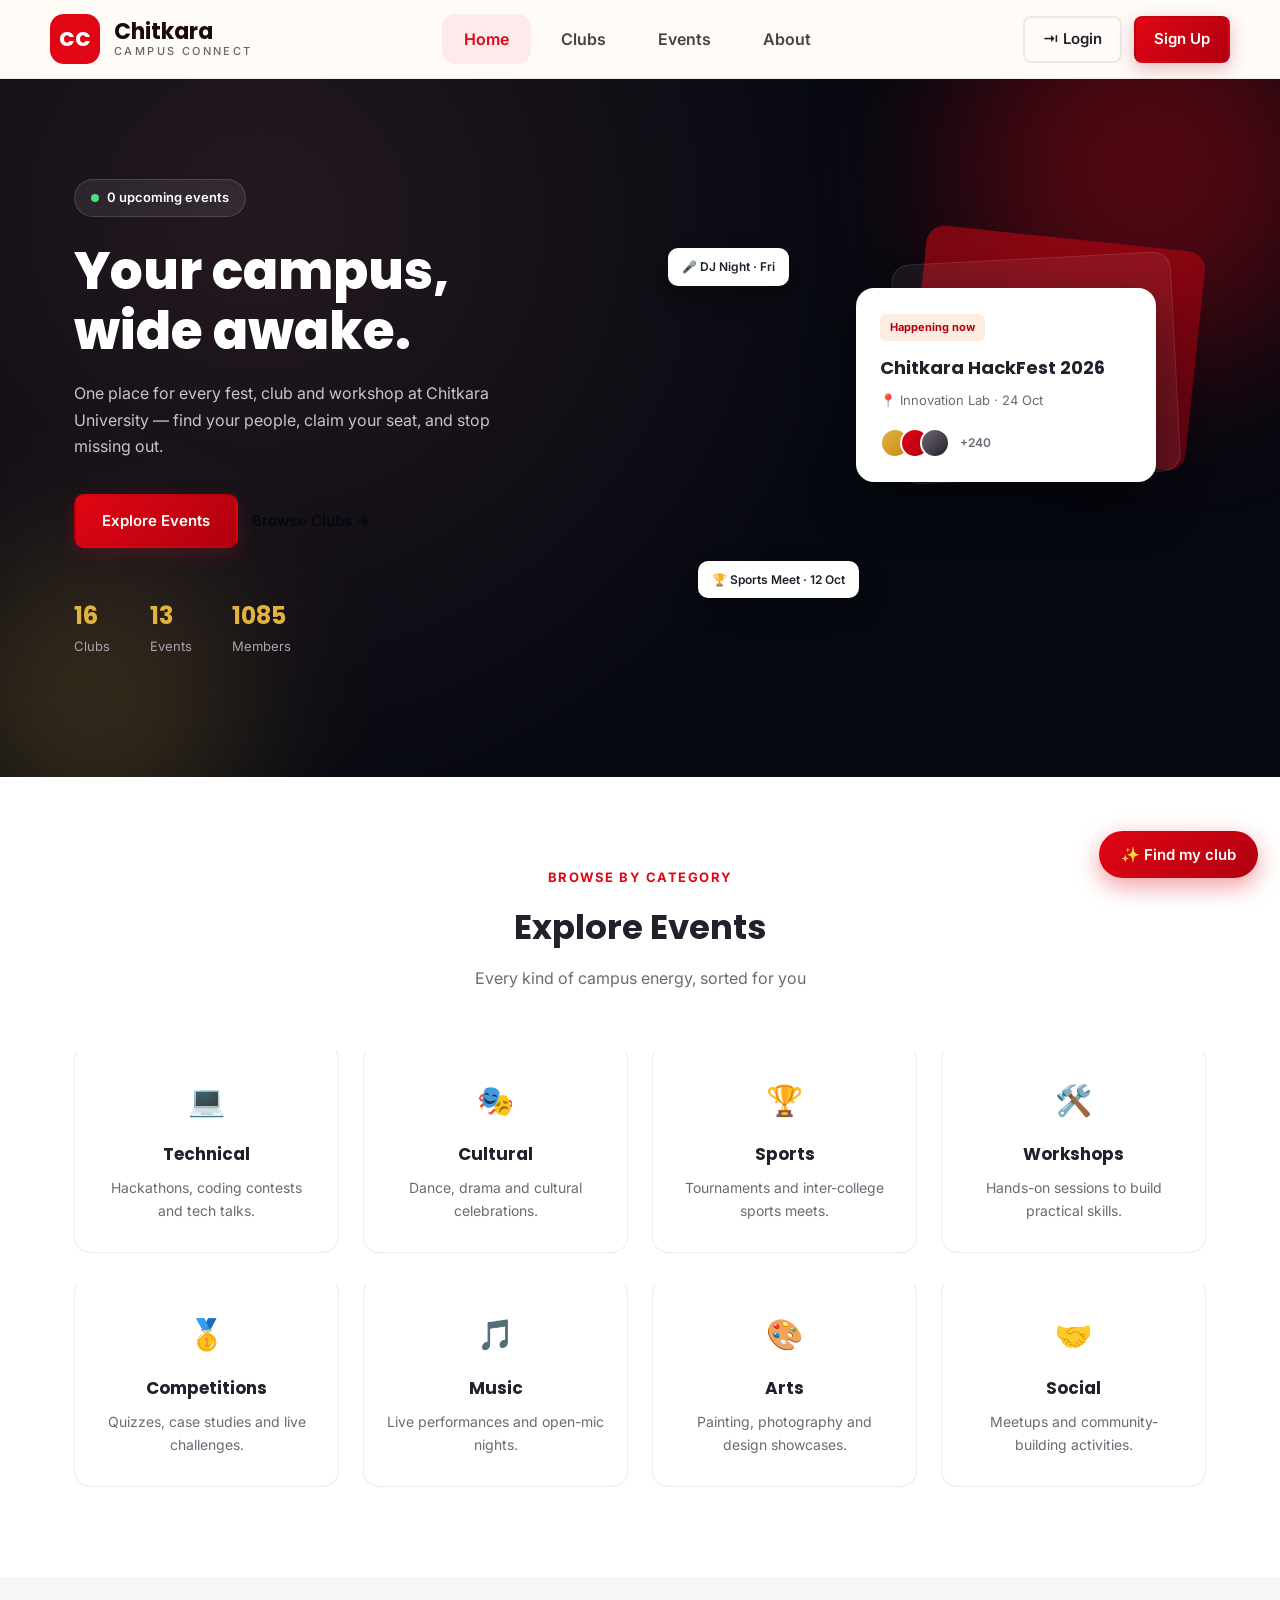
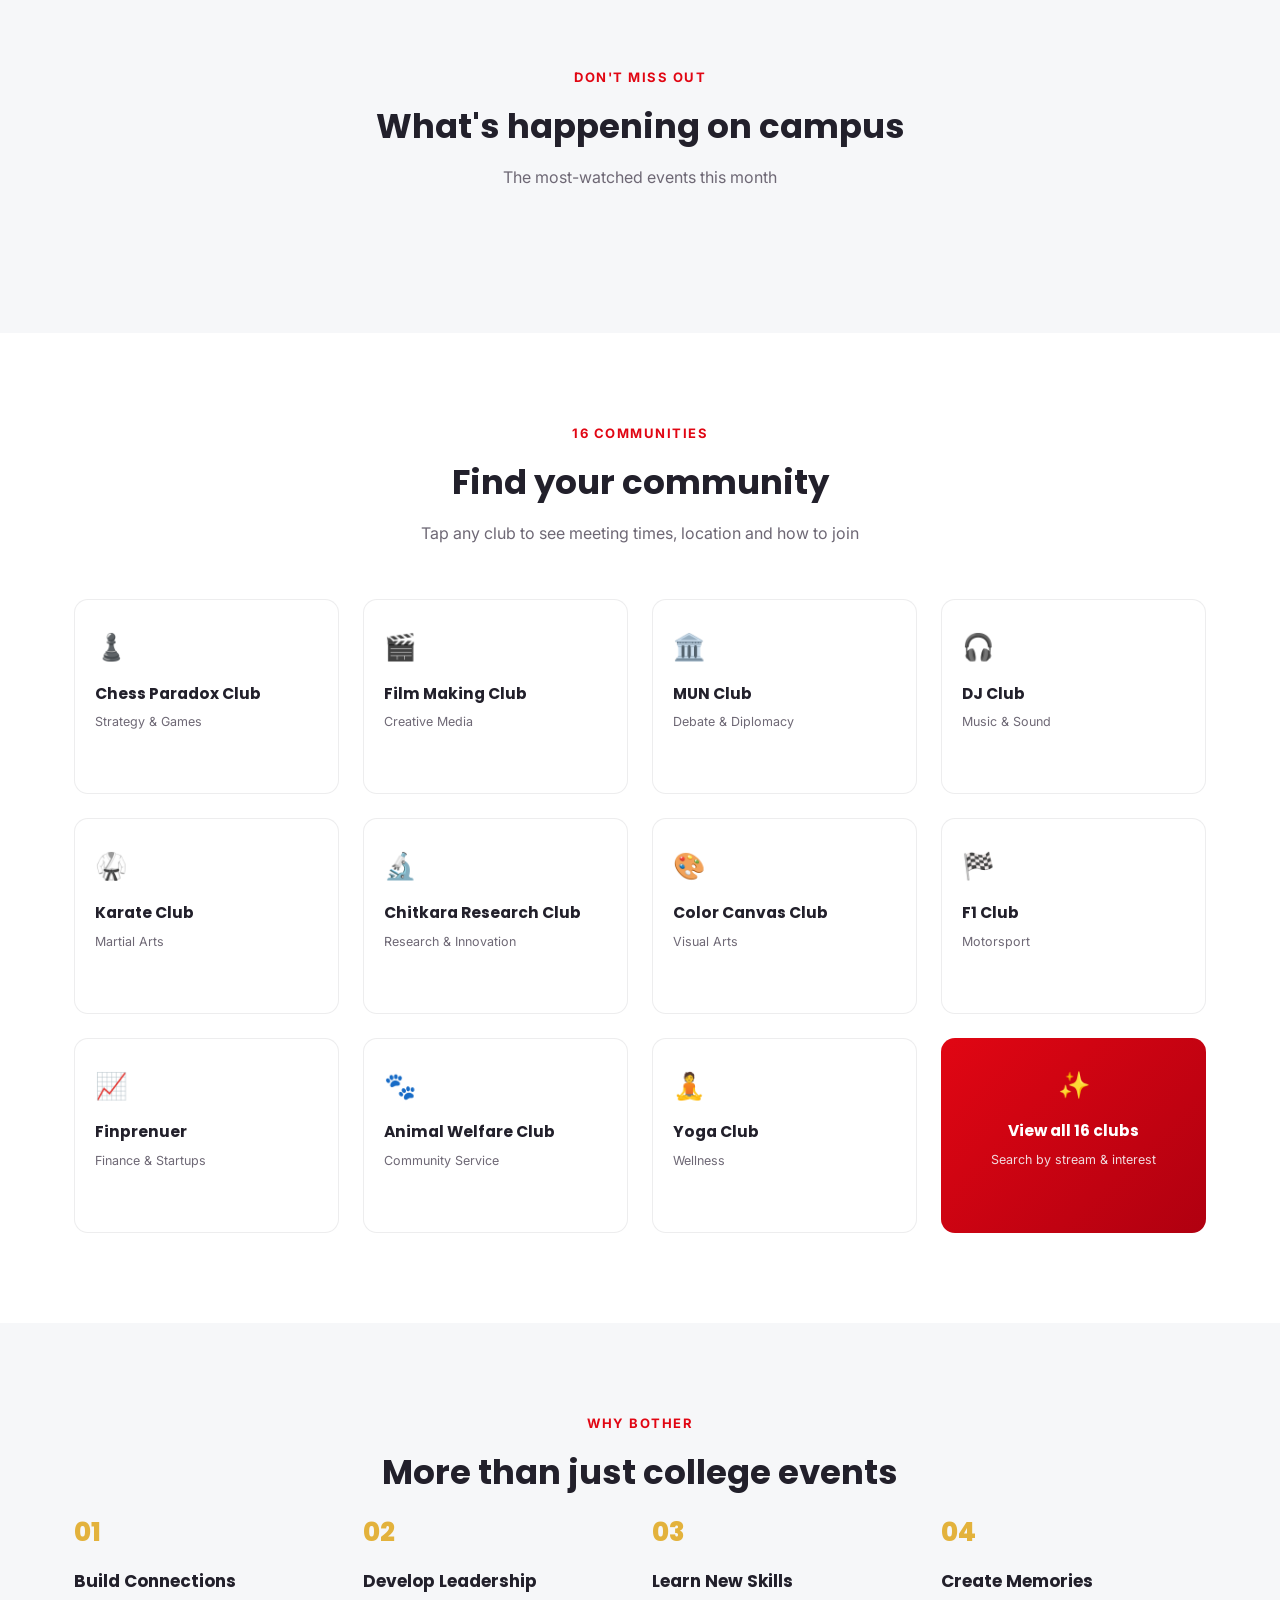
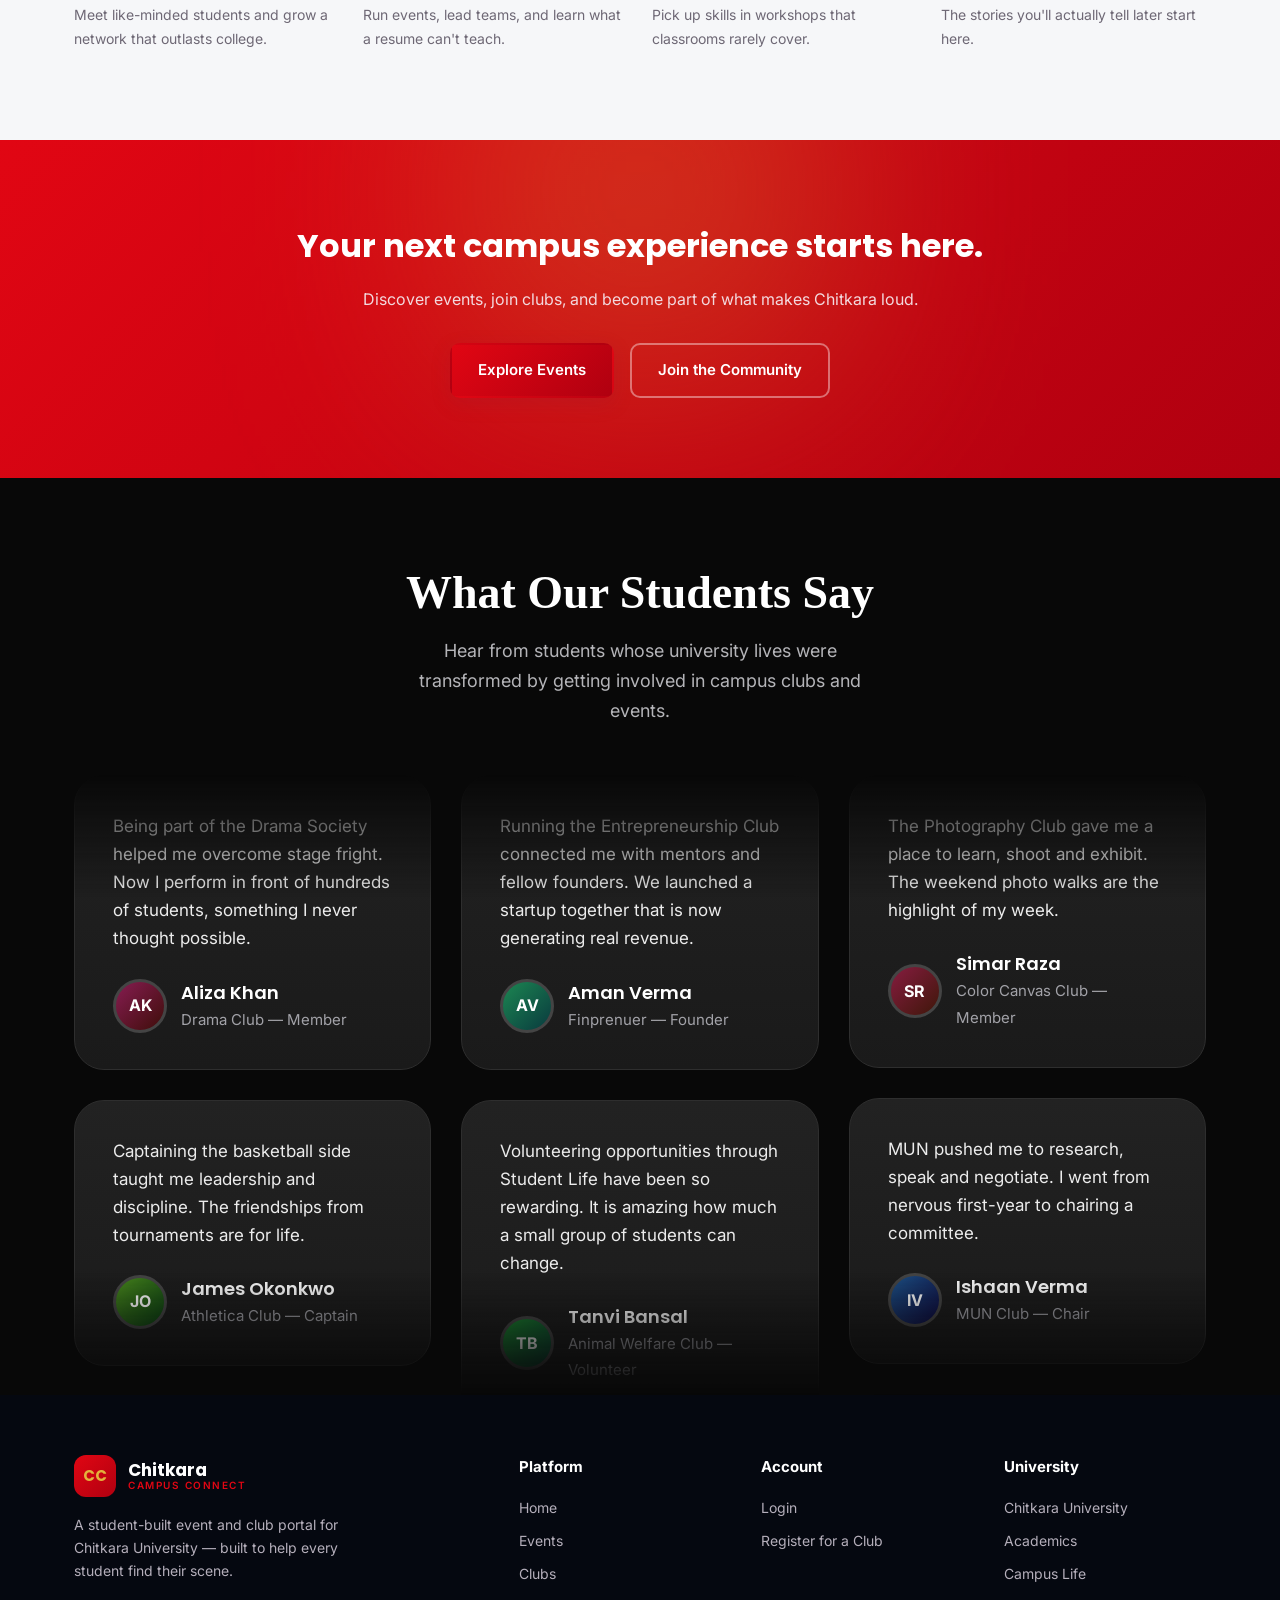
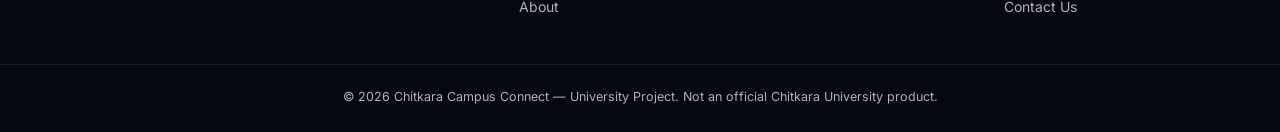
<file: index.html>
<!DOCTYPE html>
<html lang="en">
<head>
<meta charset="UTF-8">
<meta name="viewport" content="width=device-width, initial-scale=1.0">
<title>Chitkara Campus Connect</title>
<meta name="description" content="Chitkara Campus Connect: discover clubs, register for events and get QR tickets for campus life at Chitkara University.">

<link rel="preconnect" href="https://fonts.googleapis.com">
<link href="https://fonts.googleapis.com/css2?family=Poppins:wght@600;700;800&family=Inter:wght@400;500;600;700&display=swap" rel="stylesheet">

<link rel="stylesheet" href="style.css">
<link rel="stylesheet" href="extra.css">
</head>
<body data-page="index">

  <div id="preloader">
    <div class="preloader-logo">
      <span class="logo-mark">CC</span>
      <span class="logo-text-group">
        <span class="logo-title">Chitkara</span>
        <span class="logo-subtitle">CAMPUS CONNECT</span>
      </span>
    </div>
    <div class="preloader-bar-track">
      <div class="preloader-bar-fill"></div>
    </div>
    <span class="preloader-text">Loading campus connect…</span>
  </div>

  <header class="navbar">
    <div class="container navbar-inner">

      <input type="checkbox" id="menuCheck" class="menu-check">

      <a href="#home" class="logo">
        <span class="logo-mark">CC</span>
        <span class="logo-text-group">
          <span class="logo-title">Chitkara</span>
          <span class="logo-subtitle">CAMPUS CONNECT</span>
        </span>
      </a>

      <nav class="nav-links">
        <a href="#home">Home</a>
        <a href="#events">Events</a>
        <a href="#clubs">Clubs</a>
        <a href="#about">About</a>
        
        <a href="login.html" class="nav-login-mobile">Login</a>
      </nav>

      <div class="nav-actions">
        <a href="login.html" class="btn btn-outline">Login</a>
        <a href="register.html" class="btn btn-primary">Sign Up</a>
      </div>

      <label for="menuCheck" class="nav-toggle" aria-label="Toggle menu">
        <span></span><span></span><span></span>
      </label>

    </div>
  </header>

  <main>

    <section class="hero" id="home">
      <div class="hero-glow glow-1"></div>
      <div class="hero-glow glow-2"></div>

      <div class="container hero-inner">

        <div class="hero-content">
          <span class="hero-badge">
            <span class="pulse-dot"></span>
            12 events live this week
          </span>

          <h1>Your campus,<br>wide awake.</h1>

          <p class="hero-text">
            One place for every fest, club and workshop at Chitkara University —
            find your people, claim your seat, and stop missing out.
          </p>

          <div class="hero-buttons">
            <a href="#events" class="btn btn-primary">Explore Events</a>
            <a href="#clubs" class="btn btn-ghost">Browse Clubs →</a>
          </div>

          <div class="hero-stats">
            <div><strong>50+</strong><span>Clubs</span></div>
            <div><strong>200+</strong><span>Events</span></div>
            <div><strong>10K+</strong><span>Students</span></div>
          </div>
        </div>

        <div class="hero-visual">
          <div class="stack-card stack-card-back"></div>
          <div class="stack-card stack-card-mid"></div>

          <div class="stack-card stack-card-front">
            <div class="event-preview-tag">Happening now</div>
            <h3>Chitkara HackFest 2026</h3>
            <p class="preview-meta">📍 Innovation Lab · 24 Oct</p>
            <div class="preview-avatars">
              <span class="avatar a1"></span>
              <span class="avatar a2"></span>
              <span class="avatar a3"></span>
              <span class="avatar-count">+240</span>
            </div>
          </div>

          <div class="mini-badge mini-badge-1">🎤 DJ Night · Fri</div>
          <div class="mini-badge mini-badge-2">🏆 Sports Meet · 12 Oct</div>
        </div>

      </div>
    </section>

    <!-- ===== EXPLORE EVENTS (CATEGORIES) ===== -->
    <section class="section" id="events">
      <div class="container">
        <span class="eyebrow">Browse by category</span>
        <h2 class="section-title">Explore Events</h2>
        <p class="section-subtitle">Every kind of campus energy, sorted for you</p>

        <div class="category-grid">
          <article class="category-card cat-1">
            <span class="category-icon">💻</span>
            <h3>Technical</h3>
            <p>Hackathons, coding contests and tech talks.</p>
          </article>
          <article class="category-card cat-2">
            <span class="category-icon">🎭</span>
            <h3>Cultural</h3>
            <p>Dance, drama and cultural celebrations.</p>
          </article>
          <article class="category-card cat-3">
            <span class="category-icon">🏆</span>
            <h3>Sports</h3>
            <p>Tournaments and inter-college sports meets.</p>
          </article>
          <article class="category-card cat-4">
            <span class="category-icon">🛠️</span>
            <h3>Workshops</h3>
            <p>Hands-on sessions to build practical skills.</p>
          </article>
          <article class="category-card cat-1">
            <span class="category-icon">🥇</span>
            <h3>Competitions</h3>
            <p>Quizzes, case studies and live challenges.</p>
          </article>
          <article class="category-card cat-2">
            <span class="category-icon">🎵</span>
            <h3>Music</h3>
            <p>Live performances and open-mic nights.</p>
          </article>
          <article class="category-card cat-3">
            <span class="category-icon">🎨</span>
            <h3>Arts</h3>
            <p>Painting, photography and design showcases.</p>
          </article>
          <article class="category-card cat-4">
            <span class="category-icon">🤝</span>
            <h3>Social</h3>
            <p>Meetups and community-building activities.</p>
          </article>
        </div>
      </div>
    </section>

    <!-- ===== UPCOMING EVENTS ===== -->
    <section class="section section-alt">
      <div class="container">
        <span class="eyebrow">Don't miss out</span>
        <h2 class="section-title">What's happening on campus</h2>
        <p class="section-subtitle">The most-watched events this month</p>

        <div class="event-grid">
          <article class="event-card">
            <div class="event-banner banner-tech">
              <span class="event-date-badge"><strong>24</strong>Sep</span>
            </div>
            <div class="event-body">
              <span class="event-tag tag-tech">Technical</span>
              <h3>Chitkara HackFest 2026</h3>
              <p class="event-meta">🕒 10:00 AM · 📍 Innovation Lab</p>
              <p class="event-desc">A 24-hour hackathon for students to build bold, working tech.</p>
              <button class="btn btn-outline btn-block">View Event</button>
            </div>
          </article>

          <article class="event-card">
            <div class="event-banner banner-cultural">
              <span class="event-date-badge"><strong>12</strong>Sep</span>
            </div>
            <div class="event-body">
              <span class="event-tag tag-cultural">Cultural</span>
              <h3>Cultural Fiesta 2026</h3>
              <p class="event-meta">🕒 5:00 PM · 📍 Main Auditorium</p>
              <p class="event-desc">An evening of dance, music and drama by student performers.</p>
              <button class="btn btn-outline btn-block">View Event</button>
            </div>
          </article>

          <article class="event-card">
            <div class="event-banner banner-sports">
              <span class="event-date-badge"><strong>05</strong>Sep</span>
            </div>
            <div class="event-body">
              <span class="event-tag tag-sports">Sports</span>
              <h3>Inter-College Sports Meet</h3>
              <p class="event-meta">🕒 8:00 AM · 📍 Sports Ground</p>
              <p class="event-desc">Compete against other colleges across multiple sports.</p>
              <button class="btn btn-outline btn-block">View Event</button>
            </div>
          </article>

          <article class="event-card">
            <div class="event-banner banner-workshop">
              <span class="event-date-badge"><strong>18</strong>Sep</span>
            </div>
            <div class="event-body">
              <span class="event-tag tag-workshop">Workshop</span>
              <h3>AI &amp; Innovation Workshop</h3>
              <p class="event-meta">🕒 2:00 PM · 📍 Seminar Hall C</p>
              <p class="event-desc">Learn the basics of AI and how it's shaping innovation.</p>
              <button class="btn btn-outline btn-block">View Event</button>
            </div>
          </article>
        </div>
      </div>
    </section>

    <!-- ===== STUDENT CLUBS ===== -->
    <section class="section" id="clubs">
      <div class="container">
        <span class="eyebrow">50+ communities</span>
        <h2 class="section-title">Find your community</h2>
        <p class="section-subtitle">Tap any club to see meeting times, location and how to join</p>


        <input type="checkbox" id="modal-chess" class="modal-toggle">
        <div class="modal-overlay">
          <label for="modal-chess" class="modal-backdrop"></label>
          <div class="modal-box">
            <label for="modal-chess" class="modal-close">✕</label>
            <span class="club-icon">♟️</span>
            <span class="modal-tag">Strategy &amp; Games</span>
            <h3>Chess Paradox Club</h3>
            <p>Weekly puzzles, blitz nights and inter-college chess championships for players of every level.</p>
            <ul class="modal-facts">
              <li>🗓️ Meets Wednesdays, 6:00 PM</li>
              <li>📍 Library Annex</li>
              <li>👥 85+ active members</li>
            </ul>
            <a href="clubs.html" class="btn btn-primary btn-block">See all clubs</a>
          </div>
        </div>

        <input type="checkbox" id="modal-film" class="modal-toggle">
        <div class="modal-overlay">
          <label for="modal-film" class="modal-backdrop"></label>
          <div class="modal-box">
            <label for="modal-film" class="modal-close">✕</label>
            <span class="club-icon">🎬</span>
            <span class="modal-tag">Creative Media</span>
            <h3>Film Making Club</h3>
            <p>Write, shoot and edit short films — from campus documentaries to festival entries.</p>
            <ul class="modal-facts">
              <li>🗓️ Meets Saturdays, 3:00 PM</li>
              <li>📍 Media Lab</li>
              <li>👥 60+ active members</li>
            </ul>
            <a href="clubs.html" class="btn btn-primary btn-block">See all clubs</a>
          </div>
        </div>

        <input type="checkbox" id="modal-mun" class="modal-toggle">
        <div class="modal-overlay">
          <label for="modal-mun" class="modal-backdrop"></label>
          <div class="modal-box">
            <label for="modal-mun" class="modal-close">✕</label>
            <span class="club-icon">🏛️</span>
            <span class="modal-tag">Debate &amp; Diplomacy</span>
            <h3>MUN Club</h3>
            <p>Represent nations, debate global issues, and compete at Model UN conferences nationwide.</p>
            <ul class="modal-facts">
              <li>🗓️ Meets Tuesdays, 5:00 PM</li>
              <li>📍 Seminar Hall B</li>
              <li>👥 110+ active members</li>
            </ul>
            <a href="clubs.html" class="btn btn-primary btn-block">See all clubs</a>
          </div>
        </div>

        <input type="checkbox" id="modal-dj" class="modal-toggle">
        <div class="modal-overlay">
          <label for="modal-dj" class="modal-backdrop"></label>
          <div class="modal-box">
            <label for="modal-dj" class="modal-close">✕</label>
            <span class="club-icon">🎧</span>
            <span class="modal-tag">Music &amp; Sound</span>
            <h3>DJ Club</h3>
            <p>Learn mixing and production, and play sets at the biggest nights on campus.</p>
            <ul class="modal-facts">
              <li>🗓️ Meets Thursdays, 7:00 PM</li>
              <li>📍 Sound Studio</li>
              <li>👥 40+ active members</li>
            </ul>
            <a href="clubs.html" class="btn btn-primary btn-block">See all clubs</a>
          </div>
        </div>

        <input type="checkbox" id="modal-karate" class="modal-toggle">
        <div class="modal-overlay">
          <label for="modal-karate" class="modal-backdrop"></label>
          <div class="modal-box">
            <label for="modal-karate" class="modal-close">✕</label>
            <span class="club-icon">🥋</span>
            <span class="modal-tag">Martial Arts</span>
            <h3>Karate Club</h3>
            <p>Structured belt training, sparring and self-defence for beginners and black belts alike.</p>
            <ul class="modal-facts">
              <li>🗓️ Mon / Wed / Fri, 6:00 AM</li>
              <li>📍 Sports Complex</li>
              <li>👥 95+ active members</li>
            </ul>
            <a href="clubs.html" class="btn btn-primary btn-block">See all clubs</a>
          </div>
        </div>

        <input type="checkbox" id="modal-research" class="modal-toggle">
        <div class="modal-overlay">
          <label for="modal-research" class="modal-backdrop"></label>
          <div class="modal-box">
            <label for="modal-research" class="modal-close">✕</label>
            <span class="club-icon">🔬</span>
            <span class="modal-tag">Research &amp; Innovation</span>
            <h3>Chitkara Research Club</h3>
            <p>Work on real research papers, publish with faculty mentors, and present at conferences.</p>
            <ul class="modal-facts">
              <li>🗓️ Meets Fridays, 4:00 PM</li>
              <li>📍 Research Block</li>
              <li>👥 70+ active members</li>
            </ul>
            <a href="clubs.html" class="btn btn-primary btn-block">See all clubs</a>
          </div>
        </div>

        <input type="checkbox" id="modal-canvas" class="modal-toggle">
        <div class="modal-overlay">
          <label for="modal-canvas" class="modal-backdrop"></label>
          <div class="modal-box">
            <label for="modal-canvas" class="modal-close">✕</label>
            <span class="club-icon">🎨</span>
            <span class="modal-tag">Visual Arts</span>
            <h3>Color Canvas Club</h3>
            <p>Painting, illustration and live-art events — all mediums, all skill levels welcome.</p>
            <ul class="modal-facts">
              <li>🗓️ Meets Saturdays, 11:00 AM</li>
              <li>📍 Art Studio</li>
              <li>👥 55+ active members</li>
            </ul>
            <a href="clubs.html" class="btn btn-primary btn-block">See all clubs</a>
          </div>
        </div>

        <input type="checkbox" id="modal-f1" class="modal-toggle">
        <div class="modal-overlay">
          <label for="modal-f1" class="modal-backdrop"></label>
          <div class="modal-box">
            <label for="modal-f1" class="modal-close">✕</label>
            <span class="club-icon">🏁</span>
            <span class="modal-tag">Motorsport</span>
            <h3>F1 Club</h3>
            <p>Race strategy discussions, sim-racing tournaments and a shared love for the sport.</p>
            <ul class="modal-facts">
              <li>🗓️ Meets Sundays, 4:00 PM</li>
              <li>📍 Common Room</li>
              <li>👥 65+ active members</li>
            </ul>
            <a href="clubs.html" class="btn btn-primary btn-block">See all clubs</a>
          </div>
        </div>

        <input type="checkbox" id="modal-fin" class="modal-toggle">
        <div class="modal-overlay">
          <label for="modal-fin" class="modal-backdrop"></label>
          <div class="modal-box">
            <label for="modal-fin" class="modal-close">✕</label>
            <span class="club-icon">📈</span>
            <span class="modal-tag">Finance &amp; Startups</span>
            <h3>Finprenuer</h3>
            <p>Stock market simulations, startup pitches and finance case competitions.</p>
            <ul class="modal-facts">
              <li>🗓️ Meets Tuesdays, 6:00 PM</li>
              <li>📍 B-School Block</li>
              <li>👥 80+ active members</li>
            </ul>
            <a href="clubs.html" class="btn btn-primary btn-block">See all clubs</a>
          </div>
        </div>

        <input type="checkbox" id="modal-animal" class="modal-toggle">
        <div class="modal-overlay">
          <label for="modal-animal" class="modal-backdrop"></label>
          <div class="modal-box">
            <label for="modal-animal" class="modal-close">✕</label>
            <span class="club-icon">🐾</span>
            <span class="modal-tag">Community Service</span>
            <h3>Animal Welfare Club</h3>
            <p>Campus stray care, adoption drives and awareness campaigns.</p>
            <ul class="modal-facts">
              <li>🗓️ Meets Sundays, 9:00 AM</li>
              <li>📍 Meet at Gate 2</li>
              <li>👥 45+ active members</li>
            </ul>
            <a href="clubs.html" class="btn btn-primary btn-block">See all clubs</a>
          </div>
        </div>

        <input type="checkbox" id="modal-yoga" class="modal-toggle">
        <div class="modal-overlay">
          <label for="modal-yoga" class="modal-backdrop"></label>
          <div class="modal-box">
            <label for="modal-yoga" class="modal-close">✕</label>
            <span class="club-icon">🧘</span>
            <span class="modal-tag">Wellness</span>
            <h3>Yoga Club</h3>
            <p>Morning yoga, breathwork and mindfulness sessions to start your day right.</p>
            <ul class="modal-facts">
              <li>🗓️ Daily, 6:30 AM</li>
              <li>📍 Wellness Lawn</li>
              <li>👥 100+ active members</li>
            </ul>
            <a href="clubs.html" class="btn btn-primary btn-block">See all clubs</a>
          </div>
        </div>

        <!-- The visible grid of clickable club cards -->
        <div class="club-grid">
          <label for="modal-chess" class="club-card" tabindex="0">
            <span class="club-icon">♟️</span>
            <h3>Chess Paradox Club</h3>
            <p class="club-tag">Strategy &amp; Games</p>
            <span class="club-view">View details →</span>
          </label>

          <label for="modal-film" class="club-card" tabindex="0">
            <span class="club-icon">🎬</span>
            <h3>Film Making Club</h3>
            <p class="club-tag">Creative Media</p>
            <span class="club-view">View details →</span>
          </label>

          <label for="modal-mun" class="club-card" tabindex="0">
            <span class="club-icon">🏛️</span>
            <h3>MUN Club</h3>
            <p class="club-tag">Debate &amp; Diplomacy</p>
            <span class="club-view">View details →</span>
          </label>

          <label for="modal-dj" class="club-card" tabindex="0">
            <span class="club-icon">🎧</span>
            <h3>DJ Club</h3>
            <p class="club-tag">Music &amp; Sound</p>
            <span class="club-view">View details →</span>
          </label>

          <label for="modal-karate" class="club-card" tabindex="0">
            <span class="club-icon">🥋</span>
            <h3>Karate Club</h3>
            <p class="club-tag">Martial Arts</p>
            <span class="club-view">View details →</span>
          </label>

          <label for="modal-research" class="club-card" tabindex="0">
            <span class="club-icon">🔬</span>
            <h3>Chitkara Research Club</h3>
            <p class="club-tag">Research &amp; Innovation</p>
            <span class="club-view">View details →</span>
          </label>

          <label for="modal-canvas" class="club-card" tabindex="0">
            <span class="club-icon">🎨</span>
            <h3>Color Canvas Club</h3>
            <p class="club-tag">Visual Arts</p>
            <span class="club-view">View details →</span>
          </label>

          <label for="modal-f1" class="club-card" tabindex="0">
            <span class="club-icon">🏁</span>
            <h3>F1 Club</h3>
            <p class="club-tag">Motorsport</p>
            <span class="club-view">View details →</span>
          </label>

          <label for="modal-fin" class="club-card" tabindex="0">
            <span class="club-icon">📈</span>
            <h3>Finprenuer</h3>
            <p class="club-tag">Finance &amp; Startups</p>
            <span class="club-view">View details →</span>
          </label>

          <label for="modal-animal" class="club-card" tabindex="0">
            <span class="club-icon">🐾</span>
            <h3>Animal Welfare Club</h3>
            <p class="club-tag">Community Service</p>
            <span class="club-view">View details →</span>
          </label>

          <label for="modal-yoga" class="club-card" tabindex="0">
            <span class="club-icon">🧘</span>
            <h3>Yoga Club</h3>
            <p class="club-tag">Wellness</p>
            <span class="club-view">View details →</span>
          </label>

          <a href="register.html" class="club-card club-card-more">
            <span class="club-icon">✨</span>
            <h3>+40 more clubs</h3>
            <p class="club-tag">Running · Reading · Robotics &amp; more</p>
          </a>
        </div>
      </div>
    </section>

    <!-- ===== WHY PARTICIPATE ===== -->
    <section class="section section-alt" id="about">
      <div class="container">
        <span class="eyebrow">Why bother</span>
        <h2 class="section-title">More than just college events</h2>

        <div class="benefit-grid">
          <div class="benefit-item">
            <span class="benefit-number">01</span>
            <h3>Build Connections</h3>
            <p>Meet like-minded students and grow a network that outlasts college.</p>
          </div>
          <div class="benefit-item">
            <span class="benefit-number">02</span>
            <h3>Develop Leadership</h3>
            <p>Run events, lead teams, and learn what a resume can't teach.</p>
          </div>
          <div class="benefit-item">
            <span class="benefit-number">03</span>
            <h3>Learn New Skills</h3>
            <p>Pick up skills in workshops that classrooms rarely cover.</p>
          </div>
          <div class="benefit-item">
            <span class="benefit-number">04</span>
            <h3>Create Memories</h3>
            <p>The stories you'll actually tell later start here.</p>
          </div>
        </div>
      </div>
    </section>

    <!-- ===== FINAL CTA ===== -->
    <section class="cta">
      <div class="cta-glow"></div>
      <div class="container cta-inner">
        <h2>Your next campus experience starts here.</h2>
        <p>Discover events, join clubs, and become part of what makes Chitkara loud.</p>
        <div class="cta-buttons">
          <a href="#events" class="btn btn-primary">Explore Events</a>
          <a href="register.html" class="btn btn-outline btn-light">Join the Community</a>
        </div>
      </div>
    </section>

  </main>

    <!-- ===== STUDENT TESTIMONIALS ===== -->
  <section class="testi" id="testimonials">
    <div class="container">
      <h2>What Our Students Say</h2>
      <p>Hear from students whose university lives were transformed by getting involved in campus clubs and events.</p>
    </div>
    <div class="container"><div class="tcols" id="tcols"></div></div>
  </section>

  <!-- ===== FOOTER ===== -->
  <footer class="footer">
    <div class="container footer-grid">

      <div class="footer-col footer-brand">
        <a href="#home" class="logo">
          <span class="logo-mark">CC</span>
          <span class="logo-text-group">
            <span class="logo-title">Chitkara</span>
            <span class="logo-subtitle">CAMPUS CONNECT</span>
          </span>
        </a>
        <p>A student-built event and club portal for Chitkara University — built to help every student find their scene.</p>
      </div>

      <div class="footer-col">
        <h4>Platform</h4>
        <ul>
          <li><a href="#home">Home</a></li>
          <li><a href="#events">Events</a></li>
          <li><a href="#clubs">Clubs</a></li>
          <li><a href="#about">About</a></li>
        </ul>
      </div>

      <div class="footer-col">
        <h4>Account</h4>
        <ul>
          <li><a href="login.html">Login</a></li>
          <li><a href="register.html">Register for a Club</a></li>
        </ul>
      </div>

      <div class="footer-col">
        <h4>University</h4>
        <ul>
          <li><a href="https://www.chitkara.edu.in/" target="_blank" rel="noopener">Chitkara University</a></li>
          <li><a href="https://www.chitkara.edu.in/" target="_blank" rel="noopener">Academics</a></li>
          <li><a href="https://www.chitkara.edu.in/" target="_blank" rel="noopener">Campus Life</a></li>
          <li><a href="https://www.chitkara.edu.in/" target="_blank" rel="noopener">Contact Us</a></li>
        </ul>
      </div>

    </div>

    <p class="footer-bottom">© 2026 Chitkara Campus Connect — University Project. Not an official Chitkara University product.</p>
  </footer>

<script src="data.js"></script>
<script src="app.js"></script>
</body>
</html>
</file>
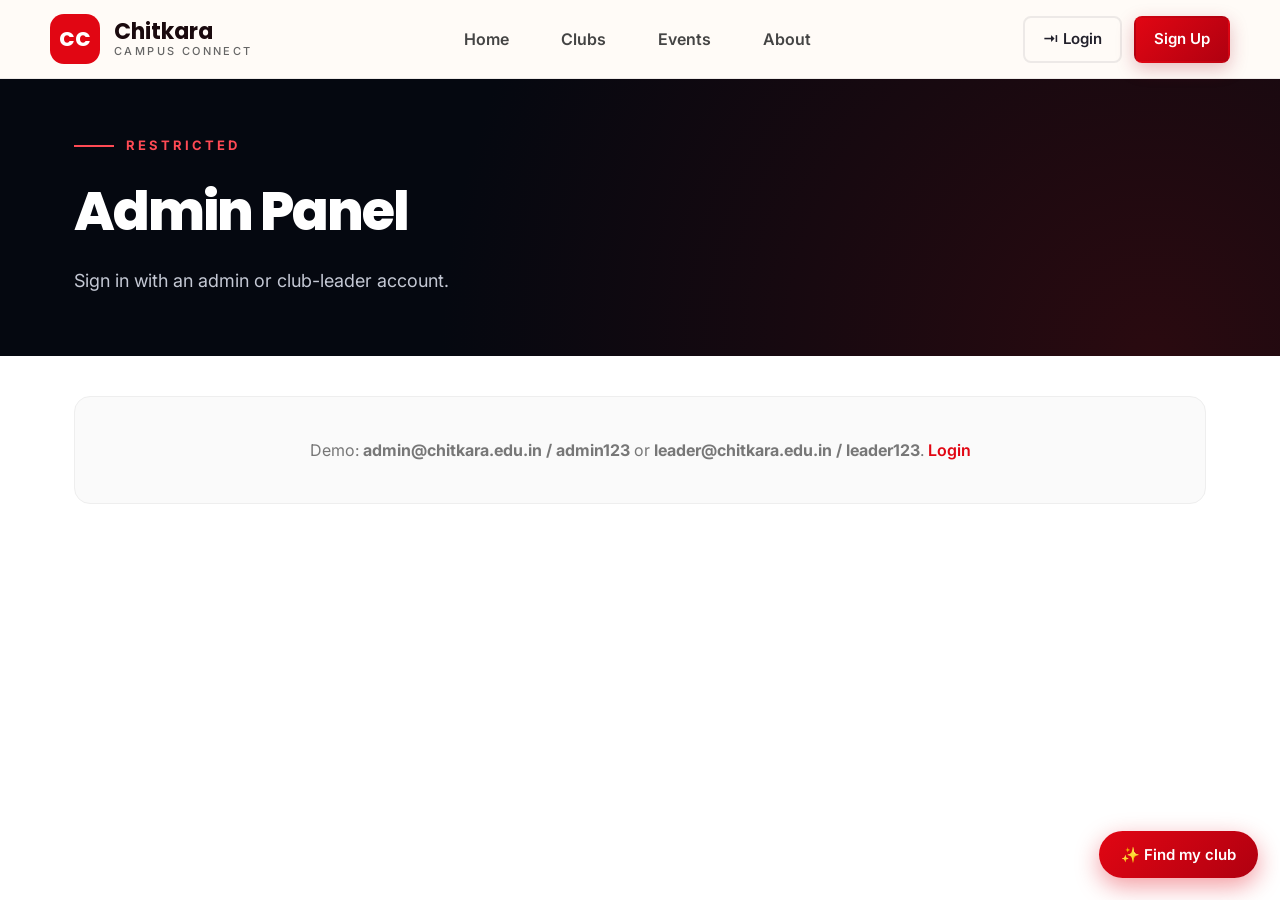
<file: admin.html>
<!DOCTYPE html>
<html lang="en"><head><meta charset="UTF-8"><meta name="viewport" content="width=device-width, initial-scale=1.0">
<title>Admin — Chitkara Campus Connect</title>
<meta name="description" content="Chitkara Campus Connect: discover clubs, register for events and get QR tickets for campus life at Chitkara University.">
<link href="https://fonts.googleapis.com/css2?family=Poppins:wght@600;700;800&family=Inter:wght@400;500;600;700&display=swap" rel="stylesheet">
<link rel="stylesheet" href="style.css"><link rel="stylesheet" href="extra.css"></head>
<body data-page="admin"><header class="navbar"></header><main id="app"></main>
<script src="data.js"></script><script src="app.js"></script></body></html>
</file>
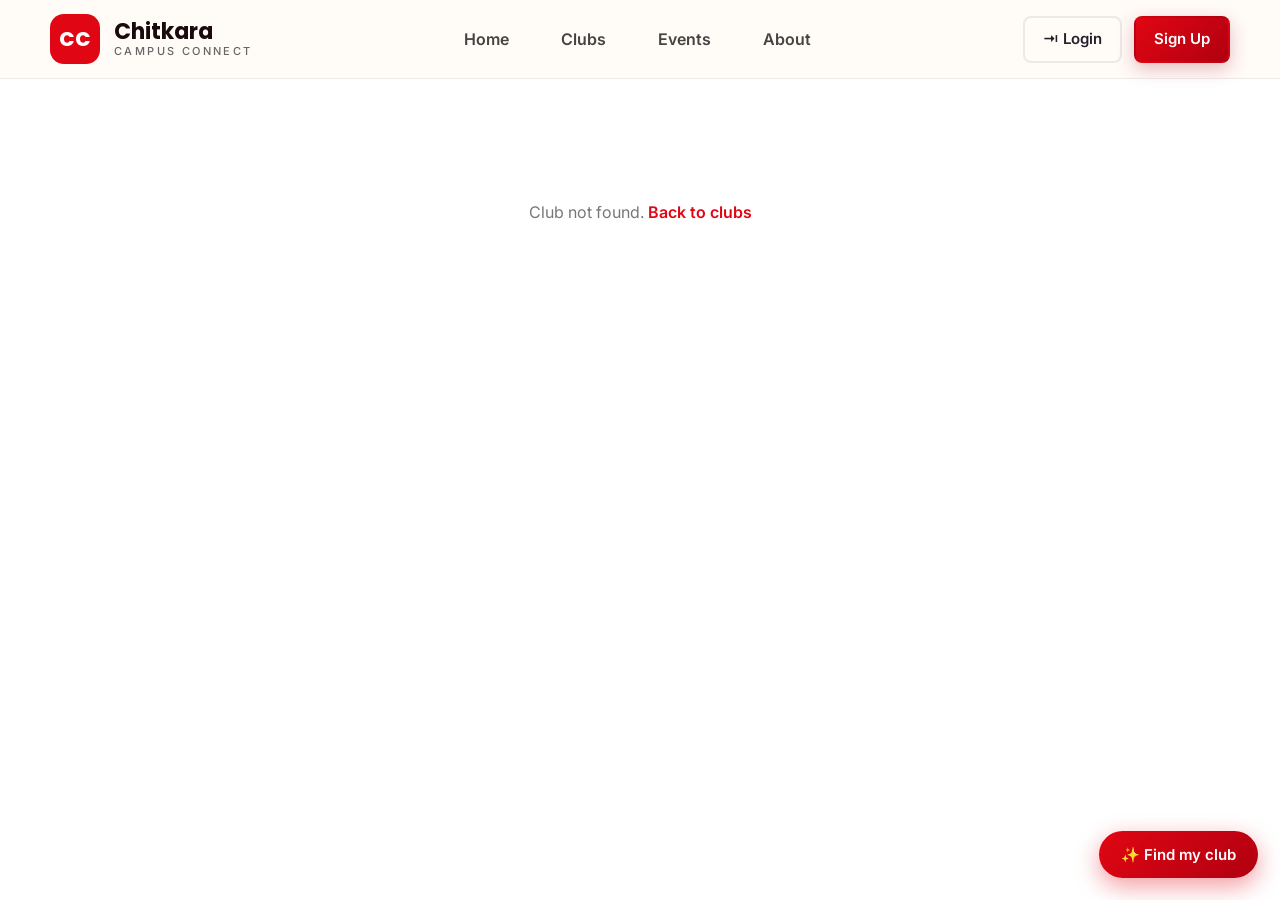
<file: club.html>
<!DOCTYPE html>
<html lang="en"><head><meta charset="UTF-8"><meta name="viewport" content="width=device-width, initial-scale=1.0">
<title>Club — Chitkara Campus Connect</title>
<meta name="description" content="Chitkara Campus Connect: discover clubs, register for events and get QR tickets for campus life at Chitkara University.">
<link href="https://fonts.googleapis.com/css2?family=Poppins:wght@600;700;800&family=Inter:wght@400;500;600;700&display=swap" rel="stylesheet">
<link rel="stylesheet" href="style.css"><link rel="stylesheet" href="extra.css"></head>
<body data-page="club"><header class="navbar"></header><main id="app"></main>
<script src="data.js"></script><script src="app.js"></script></body></html>
</file>
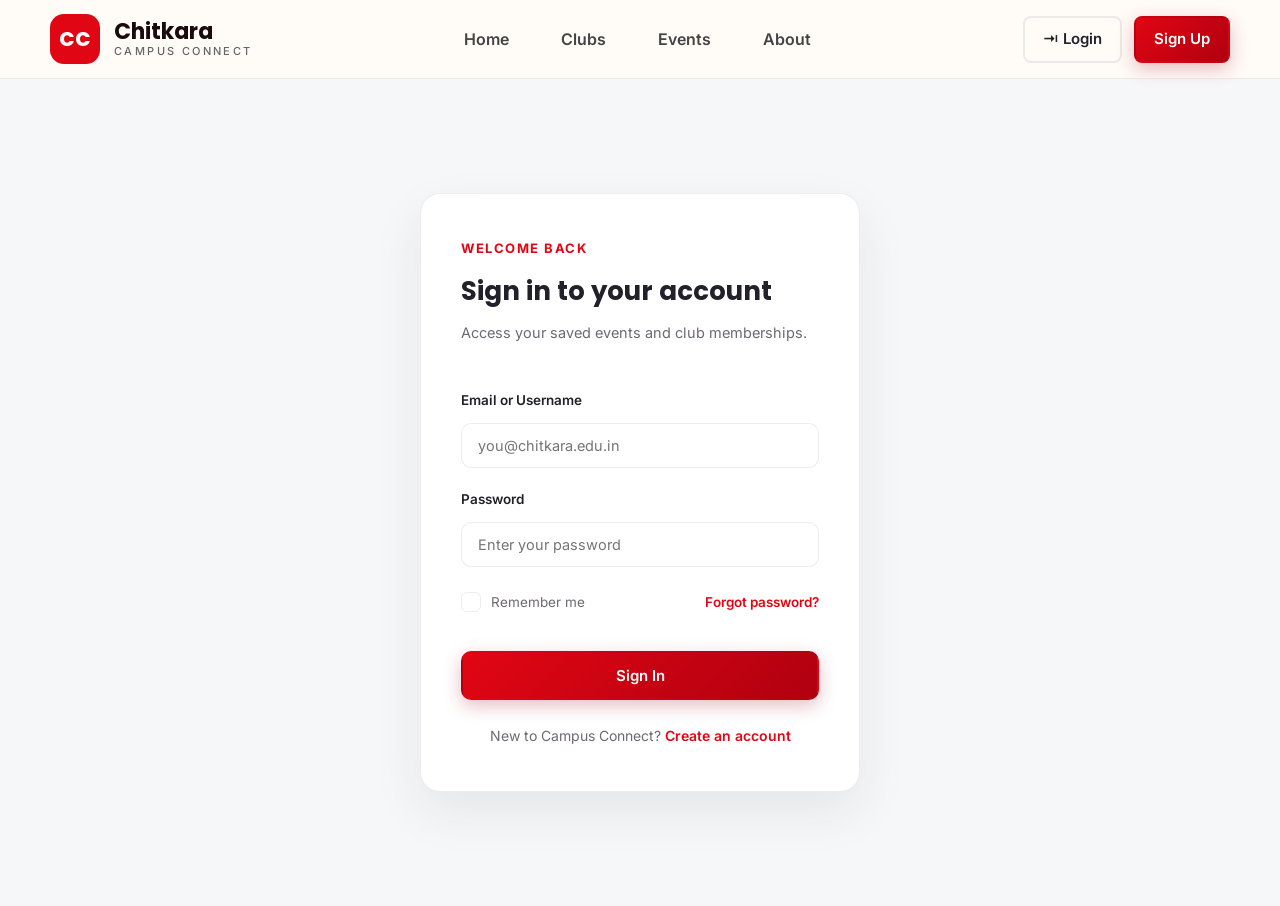
<file: dashboard.html>
<!DOCTYPE html>
<html lang="en"><head><meta charset="UTF-8"><meta name="viewport" content="width=device-width, initial-scale=1.0">
<title>Dashboard — Chitkara Campus Connect</title>
<meta name="description" content="Chitkara Campus Connect: discover clubs, register for events and get QR tickets for campus life at Chitkara University.">
<link href="https://fonts.googleapis.com/css2?family=Poppins:wght@600;700;800&family=Inter:wght@400;500;600;700&display=swap" rel="stylesheet">
<link rel="stylesheet" href="style.css"><link rel="stylesheet" href="extra.css"></head>
<body data-page="dashboard"><header class="navbar"></header><main id="app"></main>
<script src="data.js"></script><script src="app.js"></script></body></html>
</file>
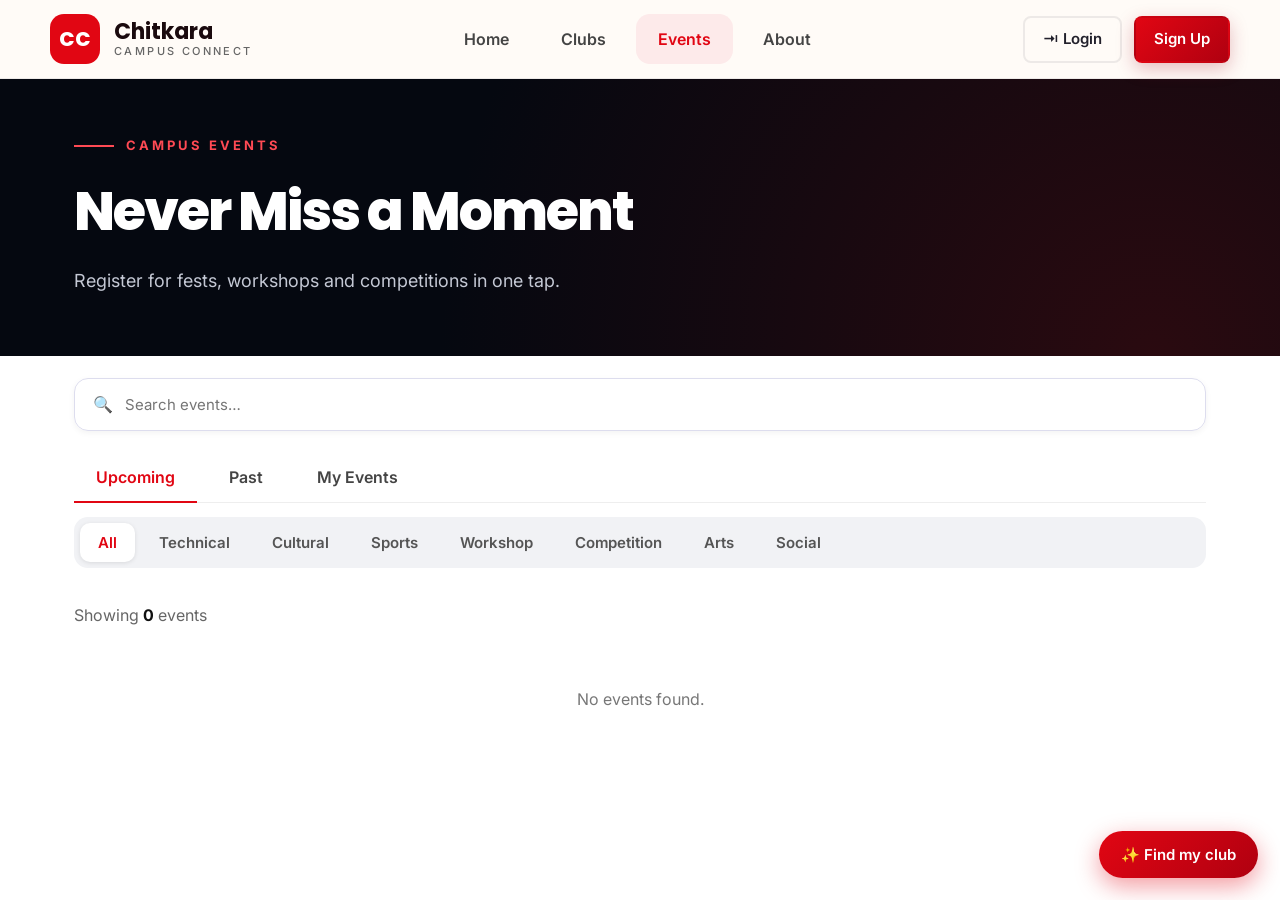
<file: events.html>
<!DOCTYPE html>
<html lang="en"><head><meta charset="UTF-8"><meta name="viewport" content="width=device-width, initial-scale=1.0">
<title>Events — Chitkara Campus Connect</title>
<meta name="description" content="Chitkara Campus Connect: discover clubs, register for events and get QR tickets for campus life at Chitkara University.">
<link href="https://fonts.googleapis.com/css2?family=Poppins:wght@600;700;800&family=Inter:wght@400;500;600;700&display=swap" rel="stylesheet">
<link rel="stylesheet" href="style.css"><link rel="stylesheet" href="extra.css"></head>
<body data-page="events"><header class="navbar"></header><main id="app"></main>
<script src="data.js"></script><script src="app.js"></script></body></html>
</file>
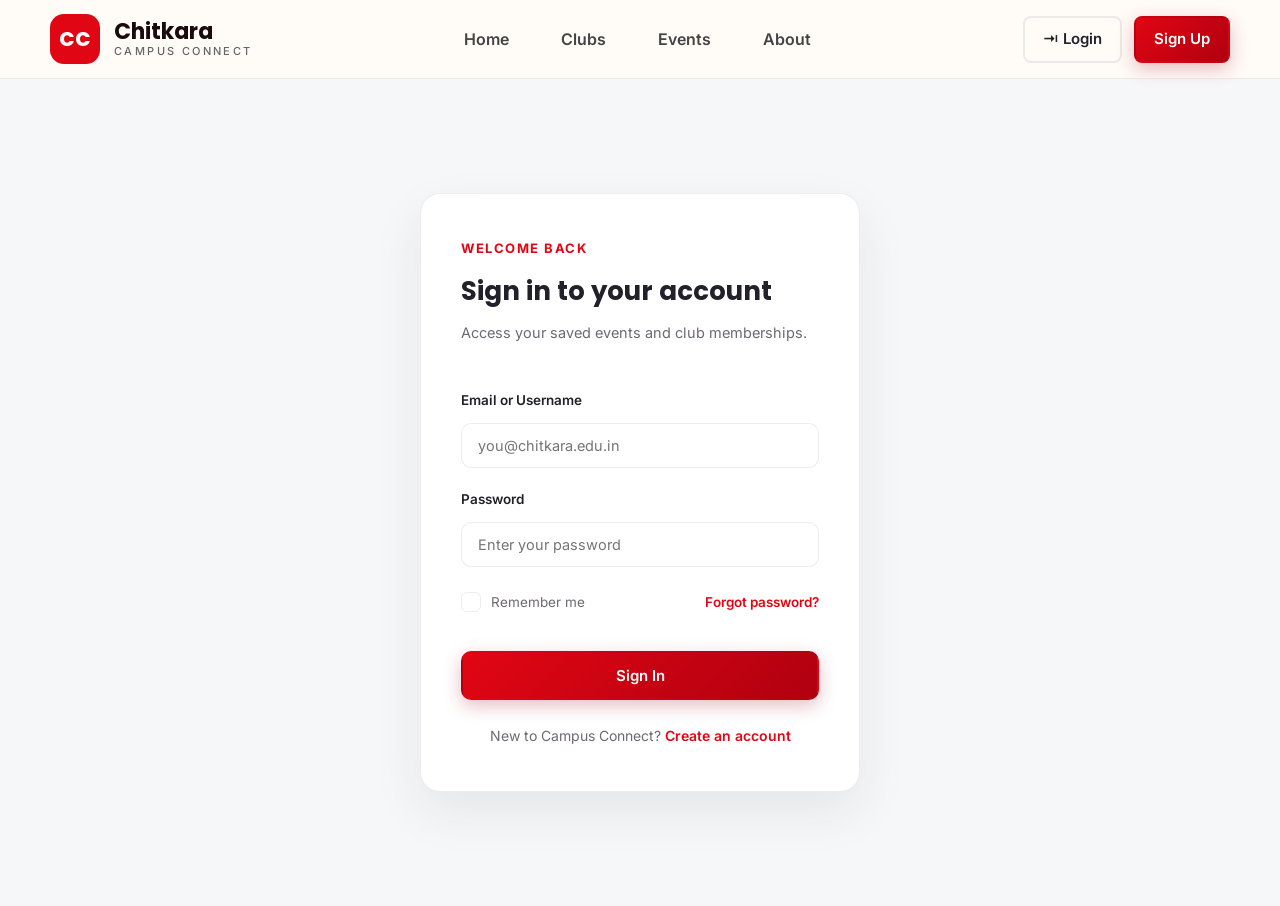
<file: login.html>
<!DOCTYPE html>
<html lang="en">
<head>
<meta charset="UTF-8">
<meta name="viewport" content="width=device-width, initial-scale=1.0">
<title>Login — Chitkara Campus Connect</title>
<meta name="description" content="Chitkara Campus Connect: discover clubs, register for events and get QR tickets for campus life at Chitkara University.">

<link rel="preconnect" href="https://fonts.googleapis.com">
<link href="https://fonts.googleapis.com/css2?family=Poppins:wght@600;700;800&family=Inter:wght@400;500;600;700&display=swap" rel="stylesheet">

<link rel="stylesheet" href="style.css">
<link rel="stylesheet" href="extra.css">
</head>
<body data-page="login">

  <!-- ===== SIMPLE TOP BAR ===== -->
  <header class="navbar">
    <div class="container navbar-inner">
      <a href="index.html" class="logo">
        <span class="logo-mark">CC</span>
        <span class="logo-text-group">
          <span class="logo-title">Chitkara</span>
          <span class="logo-subtitle">CAMPUS CONNECT</span>
        </span>
      </a>
    </div>
  </header>

  <main class="auth-page">
    <div class="auth-card">

      <span class="eyebrow">Welcome back</span>
      <h1 class="auth-title">Sign in to your account</h1>
      <p class="auth-subtitle">Access your saved events and club memberships.</p>

      <form class="auth-form" action="#" method="get">

        <label class="field-label" for="email">Email or Username</label>
        <input type="text" id="email" name="email" placeholder="you@chitkara.edu.in" required>

        <label class="field-label" for="password">Password</label>
        <input type="password" id="password" name="password" placeholder="Enter your password" minlength="6" required>

        <div class="form-row-between">
          <label class="checkbox-field">
            <input type="checkbox" name="remember">
            <span class="checkbox-box"></span>
            Remember me
          </label>
          <a href="#" class="inline-link">Forgot password?</a>
        </div>

        <button type="submit" class="btn btn-primary btn-block">Sign In</button>

      </form>

      <p class="auth-switch">
        New to Campus Connect? <a href="register.html">Create an account</a>
      </p>

    </div>
  </main>

<script src="data.js"></script>
<script src="app.js"></script>
</body>
</html>
</file>
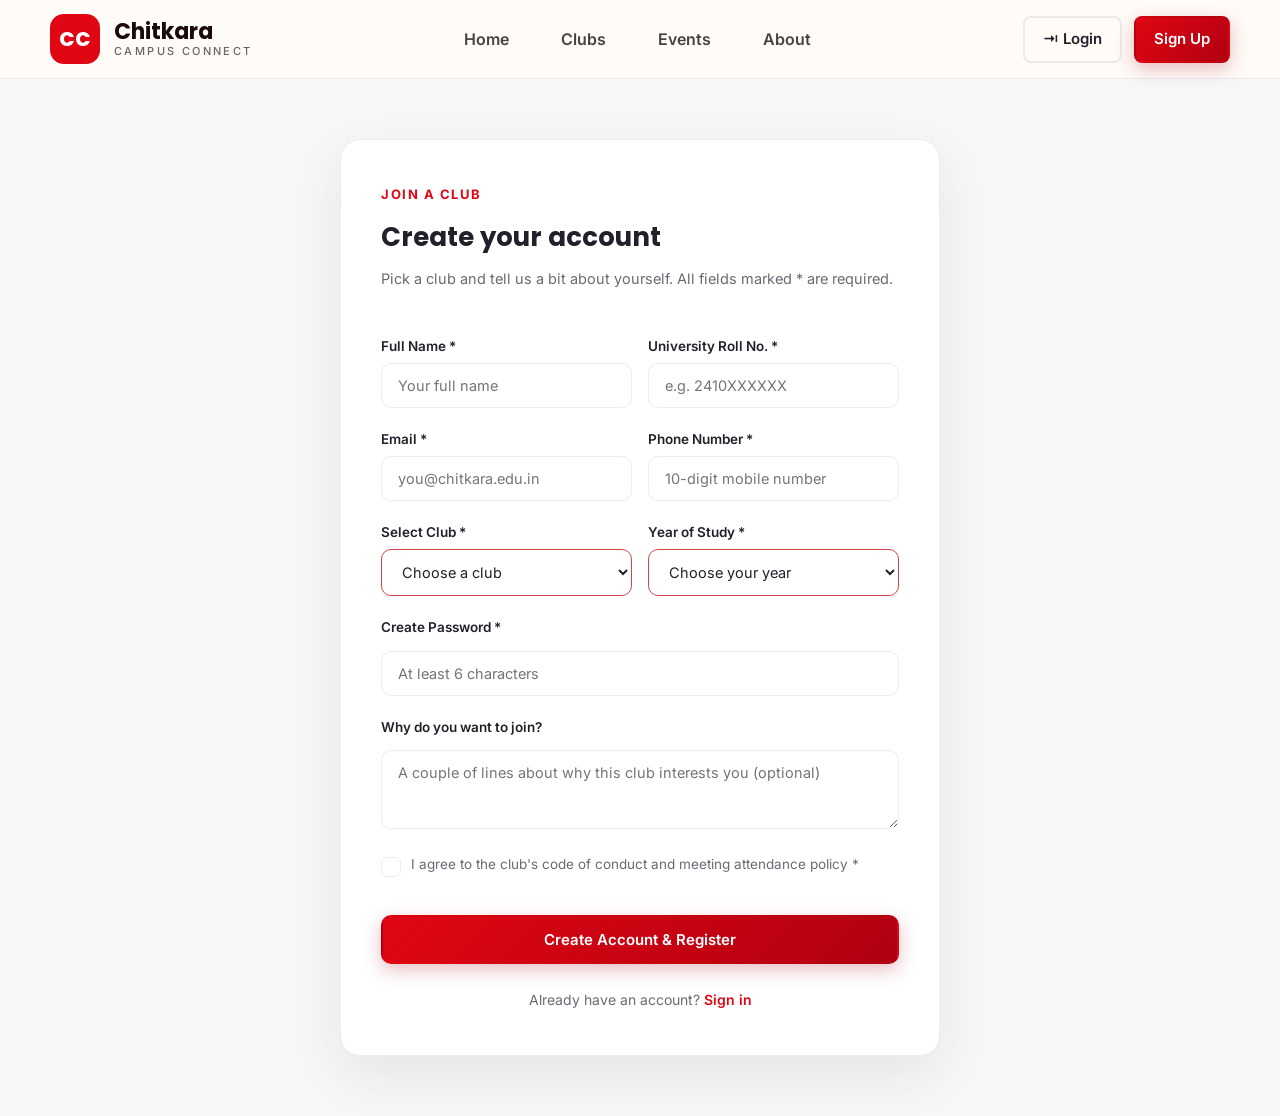
<file: register.html>
<!DOCTYPE html>
<html lang="en">
<head>
<meta charset="UTF-8">
<meta name="viewport" content="width=device-width, initial-scale=1.0">
<title>Register for a Club — Chitkara Campus Connect</title>
<meta name="description" content="Chitkara Campus Connect: discover clubs, register for events and get QR tickets for campus life at Chitkara University.">

<link rel="preconnect" href="https://fonts.googleapis.com">
<link href="https://fonts.googleapis.com/css2?family=Poppins:wght@600;700;800&family=Inter:wght@400;500;600;700&display=swap" rel="stylesheet">

<link rel="stylesheet" href="style.css">
<link rel="stylesheet" href="extra.css">
</head>
<body data-page="register">

  <header class="navbar">
    <div class="container navbar-inner">
      <a href="index.html" class="logo">
        <span class="logo-mark">CC</span>
        <span class="logo-text-group">
          <span class="logo-title">Chitkara</span>
          <span class="logo-subtitle">CAMPUS CONNECT</span>
        </span>
      </a>
    </div>
  </header>

  <main class="auth-page">
    <div class="auth-card auth-card-wide">

      <span class="eyebrow">Join a club</span>
      <h1 class="auth-title">Create your account</h1>
      <p class="auth-subtitle">Pick a club and tell us a bit about yourself. All fields marked * are required.</p>

      
      <form class="auth-form" action="#" method="get">

        <div class="form-grid-2">
          <div>
            <label class="field-label" for="fullname">Full Name *</label>
            <input type="text" id="fullname" name="fullname" placeholder="Your full name" required>
          </div>
          <div>
            <label class="field-label" for="roll">University Roll No. *</label>
            <input type="text" id="roll" name="roll" placeholder="e.g. 2410XXXXXX" required>
          </div>
        </div>

        <div class="form-grid-2">
          <div>
            <label class="field-label" for="email">Email *</label>
            <input type="email" id="email" name="email" placeholder="you@chitkara.edu.in" required>
          </div>
          <div>
            <label class="field-label" for="phone">Phone Number *</label>
            <input type="tel" id="phone" name="phone" placeholder="10-digit mobile number" pattern="[0-9]{10}" title="Enter a 10-digit phone number" required>
          </div>
        </div>

        <div class="form-grid-2">
          <div>
            <label class="field-label" for="club">Select Club *</label>
            <select id="club" name="club" required>
              <option value="" selected disabled>Choose a club</option>
              <option>Chess Paradox Club</option>
              <option>Film Making Club</option>
              <option>MUN Club</option>
              <option>DJ Club</option>
              <option>Karate Club</option>
              <option>Chitkara Research Club</option>
              <option>Color Canvas Club</option>
              <option>F1 Club</option>
              <option>Finprenuer</option>
              <option>Animal Welfare Club</option>
              <option>Yoga Club</option>
              <option>Running Club</option>
              <option>Reading Club</option>
              <option>Robotics-adjacent: Inner Engineering Club</option>
              <option>Other / Not sure yet</option>
            </select>
          </div>
          <div>
            <label class="field-label" for="year">Year of Study *</label>
            <select id="year" name="year" required>
              <option value="" selected disabled>Choose your year</option>
              <option>1st Year</option>
              <option>2nd Year</option>
              <option>3rd Year</option>
              <option>4th Year</option>
            </select>
          </div>
        </div>

        <label class="field-label" for="reason">Why do you want to join?</label>
        <textarea id="reason" name="reason" rows="3" placeholder="A couple of lines about why this club interests you (optional)"></textarea>

        <label class="checkbox-field checkbox-field-terms">
          <input type="checkbox" name="terms" required>
          <span class="checkbox-box"></span>
          I agree to the club's code of conduct and meeting attendance policy *
        </label>

        <button type="submit" class="btn btn-primary btn-block">Create Account &amp; Register</button>

      </form>

      <p class="auth-switch">
        Already have an account? <a href="login.html">Sign in</a>
      </p>

    </div>
  </main>

<script src="data.js"></script>
<script src="app.js"></script>
</body>
</html>
</file>
<file: style.css>
* {
  margin: 0;
  padding: 0;
  box-sizing: border-box;
}

:root {
  --maroon: #A6192E;
  --maroon-dark: #7A0F20;
  --charcoal: #16121A;
  --cream: #FFFBF7;
  --offwhite: #F6F1EC;
  --gold: #E3B23C;
  --text-dark: #22202B;
  --text-muted: #6E6875;
  --border-soft: rgba(34, 32, 43, 0.08);
}

body {
  font-family: 'Inter', sans-serif;
  color: var(--text-dark);
  background-color: var(--cream);
  line-height: 1.65;
  overflow-x: hidden;
}

h1, h2, h3 {
  font-family: 'Poppins', sans-serif;
}

.container {
  max-width: 1180px;
  margin: 0 auto;
  padding: 0 24px;
}

a { text-decoration: none; color: inherit; }
ul { list-style: none; }


.btn {
  display: inline-block;
  padding: 13px 26px;
  border-radius: 10px;
  border: 2px solid transparent;
  font-family: 'Inter', sans-serif;
  font-size: 15px;
  font-weight: 600;
  cursor: pointer;
  transition: 0.2s ease;
}
.btn:hover { transform: translateY(-2px); }

.btn-primary {
  background: linear-gradient(135deg, var(--maroon), var(--maroon-dark));
  color: #fff;
  box-shadow: 0 6px 18px rgba(166, 25, 46, 0.28);
}

.btn-outline {
  background-color: transparent;
  border-color: var(--border-soft);
  color: var(--text-dark);
}
.btn-outline:hover { border-color: var(--maroon); color: var(--maroon); }

.btn-outline.btn-light { border-color: rgba(255,255,255,0.4); color: #fff; }
.btn-outline.btn-light:hover { background-color: #fff; color: var(--maroon-dark); border-color: #fff; }

.btn-ghost {
  background: transparent;
  border: none;
  color: var(--charcoal);
  padding: 13px 6px;
}
.btn-ghost:hover { color: var(--maroon); transform: translateX(4px); }

.btn-block { width: 100%; margin-top: 8px; }

.navbar {
  background-color: rgba(255, 251, 247, 0.9);
  backdrop-filter: blur(10px);
  border-bottom: 1px solid var(--border-soft);
  position: sticky;
  top: 0;
  z-index: 100;
}

.navbar-inner {
  display: flex;
  align-items: center;
  justify-content: space-between;
  padding: 14px 0;
  position: relative;
}

.logo { display: flex; align-items: center; gap: 12px; }

.logo-mark {
  background: linear-gradient(135deg, var(--maroon), var(--maroon-dark));
  color: var(--gold);
  font-family: 'Poppins', sans-serif;
  font-weight: 700;
  font-size: 15px;
  width: 42px;
  height: 42px;
  border-radius: 12px;
  display: flex;
  align-items: center;
  justify-content: center;
}

.logo-text-group { display: flex; flex-direction: column; line-height: 1.1; }
.logo-title { font-family: 'Poppins', sans-serif; font-weight: 700; font-size: 17px; color: var(--text-dark); }
.logo-subtitle { font-size: 10px; letter-spacing: 1.5px; color: var(--maroon); font-weight: 600; }

.nav-links { display: flex; gap: 34px; }
.nav-links a { font-weight: 500; font-size: 15px; color: var(--text-dark); position: relative; }
.nav-links a::after {
  content: "";
  position: absolute;
  left: 0; bottom: -6px;
  width: 0; height: 2px;
  background-color: var(--maroon);
  transition: width 0.2s ease;
}
.nav-links a:hover::after { width: 100%; }

.nav-actions { display: flex; gap: 12px; }

/* The hamburger menu, built with only HTML + CSS (no JavaScript):
   a hidden checkbox is toggled by clicking the label (the ☰ icon).
   When it's checked, CSS reveals the .nav-links dropdown below. */
.menu-check { position: absolute; opacity: 0; width: 0; height: 0; }

.nav-toggle {
  display: none;
  flex-direction: column;
  justify-content: center;
  align-items: center;
  gap: 5px;
  width: 40px;
  height: 40px;
  cursor: pointer;
  border-radius: 8px;
}
.nav-toggle:hover { background-color: var(--border-soft); }
.nav-toggle span {
  width: 22px;
  height: 2px;
  background-color: var(--text-dark);
  border-radius: 2px;
  transition: 0.25s ease;
}

.nav-login-mobile { display: none; }


.hero {
  position: relative;
  background: radial-gradient(circle at 20% 20%, #241820 0%, var(--charcoal) 55%);
  color: #fff;
  padding: 100px 0 120px;
  overflow: hidden;
}

.hero-glow {
  position: absolute;
  border-radius: 50%;
  filter: blur(80px);
  opacity: 0.35;
}
.glow-1 { width: 380px; height: 380px; background: var(--maroon); top: -100px; right: -60px; }
.glow-2 { width: 300px; height: 300px; background: var(--gold); bottom: -80px; left: -60px; opacity: 0.2; }

.hero-inner {
  position: relative;
  z-index: 1;
  display: flex;
  align-items: center;
  justify-content: space-between;
  gap: 56px;
}

.hero-content { flex: 1; }

.hero-badge {
  display: inline-flex;
  align-items: center;
  gap: 8px;
  background-color: rgba(255,255,255,0.08);
  border: 1px solid rgba(255,255,255,0.14);
  padding: 7px 16px;
  border-radius: 999px;
  font-size: 13px;
  font-weight: 600;
  margin-bottom: 24px;
}

.pulse-dot {
  width: 8px; height: 8px;
  background-color: #4ADE80;
  border-radius: 50%;
  animation: pulse 1.8s infinite;
}
@keyframes pulse {
  0%   { box-shadow: 0 0 0 0 rgba(74, 222, 128, 0.6); }
  70%  { box-shadow: 0 0 0 8px rgba(74, 222, 128, 0); }
  100% { box-shadow: 0 0 0 0 rgba(74, 222, 128, 0); }
}

.hero-content h1 { font-size: 52px; font-weight: 800; line-height: 1.15; margin-bottom: 20px; }
.hero-text { color: #C9C4CC; max-width: 460px; font-size: 16px; margin-bottom: 34px; }
.hero-buttons { display: flex; align-items: center; gap: 8px; margin-bottom: 48px; }

.hero-stats { display: flex; gap: 40px; }
.hero-stats div { display: flex; flex-direction: column; }
.hero-stats strong { font-family: 'Poppins', sans-serif; font-size: 24px; color: var(--gold); }
.hero-stats span { font-size: 13px; color: #A9A3B0; }

/* Hero visual: stacked card composition */
.hero-visual { flex: 1; position: relative; min-height: 380px; }
.stack-card { position: absolute; border-radius: 18px; }

.stack-card-back {
  width: 280px; height: 220px;
  background: linear-gradient(135deg, var(--maroon), var(--maroon-dark));
  top: 10px; right: 10px;
  opacity: 0.5;
  transform: rotate(6deg);
}
.stack-card-mid {
  width: 280px; height: 220px;
  background-color: rgba(255,255,255,0.06);
  border: 1px solid rgba(255,255,255,0.1);
  top: 30px; right: 30px;
  transform: rotate(-3deg);
}
.stack-card-front {
  width: 300px;
  background-color: #fff;
  color: var(--text-dark);
  padding: 24px;
  top: 60px;
  right: 50px;
  box-shadow: 0 20px 50px rgba(0,0,0,0.4);
}

.event-preview-tag {
  display: inline-block;
  background-color: #FDEDE0;
  color: var(--maroon-dark);
  font-size: 11px;
  font-weight: 700;
  padding: 4px 10px;
  border-radius: 6px;
  margin-bottom: 12px;
}
.stack-card-front h3 { font-size: 18px; margin-bottom: 8px; }
.preview-meta { font-size: 13px; color: var(--text-muted); margin-bottom: 16px; }

.preview-avatars { display: flex; align-items: center; }
.avatar { width: 30px; height: 30px; border-radius: 50%; border: 2px solid #fff; margin-left: -10px; }
.avatar:first-child { margin-left: 0; }
.a1 { background: linear-gradient(135deg, var(--gold), #C98A1C); }
.a2 { background: linear-gradient(135deg, var(--maroon), var(--maroon-dark)); }
.a3 { background: linear-gradient(135deg, #6E6875, #22202B); }
.avatar-count { margin-left: 10px; font-size: 12px; font-weight: 600; color: var(--text-muted); }

.mini-badge {
  position: absolute;
  background-color: #fff;
  color: var(--text-dark);
  font-size: 12px;
  font-weight: 600;
  padding: 9px 14px;
  border-radius: 10px;
  box-shadow: 0 10px 24px rgba(0,0,0,0.3);
}
.mini-badge-1 { top: 20px; left: 0; }
.mini-badge-2 { bottom: 10px; left: 30px; }

/* =========================================
   5. GENERAL SECTION STYLES
   ========================================= */

.section { padding: 90px 0; }
.section-alt { background-color: var(--offwhite); }

.eyebrow {
  display: block;
  text-align: center;
  color: var(--maroon);
  font-weight: 700;
  font-size: 13px;
  letter-spacing: 1.5px;
  text-transform: uppercase;
  margin-bottom: 10px;
}
.section-title { font-size: 34px; font-weight: 700; text-align: center; margin-bottom: 10px; }
.section-subtitle { text-align: center; color: var(--text-muted); margin-bottom: 52px; font-size: 16px; }

/* Shared grid used by Categories / Events / Clubs / Benefits.
   Column count is set per-section below since card widths differ. */
.category-grid, .event-grid, .club-grid, .benefit-grid {
  display: grid;
  gap: 24px;
}
.category-grid, .event-grid, .club-grid { grid-template-columns: repeat(4, 1fr); }
.benefit-grid { grid-template-columns: repeat(4, 1fr); }

/* =========================================
   6. CATEGORY CARDS
   ========================================= */

.category-card {
  background-color: #fff;
  border-radius: 16px;
  padding: 30px 22px;
  text-align: center;
  border: 1px solid var(--border-soft);
  border-top: 3px solid transparent;
  transition: 0.25s ease;
}
.category-card:hover { transform: translateY(-8px); box-shadow: 0 16px 32px rgba(34, 32, 43, 0.1); }
.cat-1:hover { border-top-color: var(--maroon); }
.cat-2:hover { border-top-color: var(--gold); }
.cat-3:hover { border-top-color: #4A7C6F; }
.cat-4:hover { border-top-color: #5B6EE1; }

.category-icon { font-size: 30px; display: inline-block; margin-bottom: 14px; }
.category-card h3 { font-size: 17px; margin-bottom: 8px; }
.category-card p { color: var(--text-muted); font-size: 14px; }

/* =========================================
   7. EVENT CARDS
   ========================================= */

.event-card {
  background-color: #fff;
  border-radius: 16px;
  overflow: hidden;
  border: 1px solid var(--border-soft);
  transition: 0.25s ease;
}
.event-card:hover { transform: translateY(-6px); box-shadow: 0 18px 36px rgba(34, 32, 43, 0.12); }

.event-banner { height: 90px; position: relative; }
.banner-tech { background: linear-gradient(135deg, #5B6EE1, #34399B); }
.banner-cultural { background: linear-gradient(135deg, var(--maroon), var(--maroon-dark)); }
.banner-sports { background: linear-gradient(135deg, #4A7C6F, #285249); }
.banner-workshop { background: linear-gradient(135deg, var(--gold), #B8791C); }

.event-date-badge {
  position: absolute;
  bottom: -18px; left: 20px;
  background-color: #fff;
  border-radius: 10px;
  padding: 6px 12px;
  text-align: center;
  font-size: 11px;
  font-weight: 700;
  color: var(--text-muted);
  box-shadow: 0 6px 14px rgba(0,0,0,0.12);
}
.event-date-badge strong { display: block; font-size: 16px; color: var(--text-dark); }

.event-body { padding: 30px 20px 22px; }
.event-tag { display: inline-block; font-size: 11px; font-weight: 700; padding: 4px 10px; border-radius: 6px; margin-bottom: 10px; }
.tag-tech { background-color: #E9EBFC; color: #34399B; }
.tag-cultural { background-color: #FBE4E8; color: var(--maroon-dark); }
.tag-sports { background-color: #E1EEEA; color: #285249; }
.tag-workshop { background-color: #FBF1DA; color: #8A5D14; }

.event-body h3 { font-size: 17px; margin-bottom: 10px; }
.event-meta { font-size: 12.5px; color: var(--text-muted); margin-bottom: 8px; }
.event-desc { font-size: 14px; color: var(--text-muted); margin-bottom: 6px; }


.club-card {
  display: block;
  cursor: pointer;
  text-align: left;
  background-color: #fff;
  border-radius: 14px;
  padding: 26px 20px;
  border: 1px solid var(--border-soft);
  transition: 0.2s ease;
}
.club-card:hover, .club-card:focus {
  transform: translateY(-5px);
  border-color: var(--maroon);
  box-shadow: 0 14px 28px rgba(34, 32, 43, 0.1);
  outline: none;
}

.club-icon { font-size: 26px; display: inline-block; margin-bottom: 12px; }
.club-card h3 { font-size: 15.5px; margin-bottom: 6px; }
.club-tag { font-size: 12.5px; color: var(--text-muted); }

.club-view {
  display: inline-block;
  margin-top: 12px;
  font-size: 13px;
  font-weight: 600;
  color: var(--maroon);
  opacity: 0;
  transition: 0.2s ease;
}
.club-card:hover .club-view, .club-card:focus .club-view { opacity: 1; }

.club-card-more {
  background: linear-gradient(135deg, var(--maroon), var(--maroon-dark));
  color: #fff;
  border: none;
  text-align: center;
}
.club-card-more .club-tag { color: #F1D9DD; }


.modal-toggle { position: absolute; opacity: 0; width: 0; height: 0; }

.modal-overlay {
  display: none;
  position: fixed;
  inset: 0;
  z-index: 999;
  align-items: center;
  justify-content: center;
  padding: 20px;
  background-color: rgba(22, 18, 26, 0.65);
}
.modal-toggle:checked + .modal-overlay { display: flex; }

.modal-backdrop { position: absolute; inset: 0; cursor: pointer; }

.modal-box {
  position: relative;
  background-color: #fff;
  border-radius: 18px;
  padding: 36px 32px;
  max-width: 420px;
  width: 100%;
  box-shadow: 0 30px 60px rgba(0, 0, 0, 0.35);
}

.modal-close {
  position: absolute;
  top: 16px; right: 18px;
  width: 32px; height: 32px;
  border-radius: 50%;
  background-color: var(--offwhite);
  display: flex;
  align-items: center;
  justify-content: center;
  cursor: pointer;
  font-size: 14px;
}
.modal-close:hover { background-color: var(--border-soft); }

.modal-box .club-icon { font-size: 32px; margin-bottom: 14px; }
.modal-tag {
  display: inline-block;
  background-color: #FBE4E8;
  color: var(--maroon-dark);
  font-size: 11.5px;
  font-weight: 700;
  padding: 4px 10px;
  border-radius: 6px;
  margin-bottom: 12px;
}
.modal-box h3 { font-size: 21px; margin-bottom: 10px; }
.modal-box p { color: var(--text-muted); font-size: 14.5px; margin-bottom: 18px; }

.modal-facts { margin-bottom: 24px; padding: 16px; background-color: var(--offwhite); border-radius: 12px; }
.modal-facts li { font-size: 13.5px; margin-bottom: 8px; }
.modal-facts li:last-child { margin-bottom: 0; }

/* =========================================
   9. WHY PARTICIPATE (BENEFITS)
   ========================================= */

.benefit-number {
  display: inline-block;
  font-family: 'Poppins', sans-serif;
  font-size: 26px;
  font-weight: 800;
  color: var(--gold);
  margin-bottom: 14px;
}
.benefit-item h3 { font-size: 17px; margin-bottom: 8px; }
.benefit-item p { color: var(--text-muted); font-size: 14px; }



.cta {
  position: relative;
  background: linear-gradient(135deg, var(--maroon), var(--maroon-dark));
  color: #fff;
  padding: 80px 0;
  text-align: center;
  overflow: hidden;
}
.cta-glow {
  position: absolute;
  width: 400px; height: 400px;
  background-color: var(--gold);
  filter: blur(120px);
  opacity: 0.25;
  top: -150px; left: 50%;
  transform: translateX(-50%);
}
.cta-inner { position: relative; z-index: 1; }
.cta h2 { font-size: 32px; margin-bottom: 14px; }
.cta p { color: #F3D9DE; margin-bottom: 30px; font-size: 16px; }
.cta-buttons { display: flex; justify-content: center; gap: 16px; }



.footer { background-color: var(--charcoal); color: #B5AFBB; padding: 60px 0 24px; }
.footer .logo-title { color: #fff; }

.footer-grid { display: grid; grid-template-columns: 2fr 1fr 1fr 1fr; gap: 40px; margin-bottom: 36px; }
.footer-brand p { margin-top: 16px; font-size: 14px; max-width: 280px; }
.footer-col h4 { color: #fff; margin-bottom: 16px; font-size: 15px; }
.footer-col ul li { margin-bottom: 10px; font-size: 14px; }
.footer-col ul li a:hover { color: var(--gold); }
.footer-bottom { text-align: center; font-size: 12.5px; border-top: 1px solid rgba(255,255,255,0.08); padding-top: 22px; }



#preloader {
  position: fixed;
  inset: 0;
  z-index: 9999;
  display: flex;
  flex-direction: column;
  align-items: center;
  justify-content: center;
  gap: 22px;
  background: radial-gradient(circle at 20% 20%, #241820 0%, var(--charcoal) 55%);

  animation: preloaderFadeOut 0.6s ease forwards;
  animation-delay: 3s;
}
@keyframes preloaderFadeOut {
  from { opacity: 1; visibility: visible; }
  to   { opacity: 0; visibility: hidden; }
}

.preloader-logo { display: flex; align-items: center; gap: 12px; }
.preloader-logo .logo-mark { width: 52px; height: 52px; font-size: 18px; }
.preloader-logo .logo-title { color: #fff; font-size: 20px; }
.preloader-logo .logo-subtitle { color: var(--gold); }

.preloader-bar-track {
  width: 220px;
  height: 6px;
  border-radius: 999px;
  background-color: rgba(255, 255, 255, 0.12);
  overflow: hidden;
}
.preloader-bar-fill {
  height: 100%;
  width: 0%;
  border-radius: 999px;
  background: linear-gradient(90deg, var(--gold), var(--maroon));
  
  animation: preloaderFill 3s linear forwards;
}
@keyframes preloaderFill {
  from { width: 0%; }
  to   { width: 100%; }
}

.preloader-text {
  font-size: 12.5px;
  letter-spacing: 1.5px;
  text-transform: uppercase;
  color: rgba(255, 255, 255, 0.55);
}

@media (max-width: 992px) {
  .category-grid, .event-grid, .club-grid, .benefit-grid { grid-template-columns: repeat(2, 1fr); }
  .footer-grid { grid-template-columns: repeat(2, 1fr); }
  .hero-content h1 { font-size: 42px; }
}

@media (max-width: 640px) {
  .navbar-inner { gap: 12px; }

  .nav-toggle { display: flex; }

  .nav-actions .btn-outline { display: none; }

  .menu-check:checked ~ .nav-toggle span:nth-child(1) { transform: translateY(7px) rotate(45deg); }
  .menu-check:checked ~ .nav-toggle span:nth-child(2) { opacity: 0; }
  .menu-check:checked ~ .nav-toggle span:nth-child(3) { transform: translateY(-7px) rotate(-45deg); }

  .nav-links {
    position: absolute;
    top: 100%;
    left: 0;
    right: 0;
    flex-direction: column;
    gap: 0;
    background-color: var(--cream);
    border-bottom: 1px solid var(--border-soft);
    box-shadow: 0 16px 24px rgba(34, 32, 43, 0.08);
    max-height: 0;
    overflow: hidden;
    transition: max-height 0.3s ease;
  }
  .menu-check:checked ~ .nav-links { max-height: 300px; }
  .nav-links a { padding: 14px 24px; border-top: 1px solid var(--border-soft); }
  .nav-links a::after { display: none; }
  .nav-login-mobile { display: block; color: var(--maroon); font-weight: 700; }

  .hero { padding: 60px 0 70px; }
  .hero-inner { flex-direction: column; text-align: left; gap: 36px; }
  .hero-content h1 { font-size: 32px; }
  .hero-buttons { flex-direction: column; align-items: flex-start; margin-bottom: 34px; }
  .hero-stats { gap: 22px; }

  
  .hero-visual { width: 100%; min-height: auto; }
  .stack-card-front { position: static; width: 100%; }
  .stack-card-back, .stack-card-mid, .mini-badge { display: none; }

  .category-grid, .event-grid, .club-grid, .benefit-grid { grid-template-columns: 1fr; }

  .cta h2 { font-size: 26px; }
  .cta-buttons { flex-direction: column; }
  .footer-grid { grid-template-columns: 1fr; }

  .modal-box { padding: 28px 22px; }
  .auth-card { padding: 32px 22px; }
  .form-grid-2 { grid-template-columns: 1fr; }
}



.auth-page {
  min-height: calc(100vh - 73px);
  display: flex;
  align-items: center;
  justify-content: center;
  background-color: var(--offwhite);
  padding: 60px 20px;
}

.auth-card {
  background-color: #fff;
  border-radius: 20px;
  padding: 44px 40px;
  max-width: 440px;
  width: 100%;
  box-shadow: 0 20px 50px rgba(34, 32, 43, 0.08);
  border: 1px solid var(--border-soft);
}
.auth-card-wide { max-width: 600px; }

.auth-card .eyebrow { text-align: left; }

.auth-title { font-size: 26px; font-weight: 700; margin-bottom: 8px; }
.auth-subtitle { color: var(--text-muted); font-size: 14.5px; margin-bottom: 30px; }
.auth-form { display: flex; flex-direction: column; gap: 6px; }

.field-label { font-size: 13.5px; font-weight: 600; margin: 14px 0 6px; display: block; }

.auth-form input[type="text"],
.auth-form input[type="email"],
.auth-form input[type="password"],
.auth-form input[type="tel"],
.auth-form select,
.auth-form textarea {
  width: 100%;
  padding: 13px 16px;
  border-radius: 10px;
  border: 1.5px solid var(--border-soft);
  font-family: 'Inter', sans-serif;
  font-size: 14.5px;
  color: var(--text-dark);
  background-color: #fff;
  transition: 0.2s ease;
}
.auth-form textarea { resize: vertical; }

.auth-form input:focus,
.auth-form select:focus,
.auth-form textarea:focus {
  outline: none;
  border-color: var(--maroon);
  box-shadow: 0 0 0 3px rgba(166, 25, 46, 0.12);
}


.auth-form input:not(:placeholder-shown):invalid,
.auth-form select:invalid { border-color: #D64545; }

.form-row-between { display: flex; align-items: center; justify-content: space-between; margin: 18px 0 24px; }
.inline-link { font-size: 13.5px; font-weight: 600; color: var(--maroon); }
.inline-link:hover { text-decoration: underline; }

.auth-switch { text-align: center; font-size: 14px; color: var(--text-muted); margin-top: 24px; }
.auth-switch a { color: var(--maroon); font-weight: 600; }
.auth-switch a:hover { text-decoration: underline; }

.form-grid-2 { display: grid; grid-template-columns: 1fr 1fr; gap: 16px; }


.checkbox-field { display: flex; align-items: center; gap: 10px; font-size: 13.5px; color: var(--text-muted); cursor: pointer; }
.checkbox-field input { position: absolute; opacity: 0; width: 0; height: 0; }

.checkbox-box {
  flex-shrink: 0;
  width: 20px; height: 20px;
  border-radius: 6px;
  border: 1.5px solid var(--border-soft);
  display: inline-flex;
  align-items: center;
  justify-content: center;
  transition: 0.2s ease;
}
.checkbox-field input:checked ~ .checkbox-box { background-color: var(--maroon); border-color: var(--maroon); }
.checkbox-field input:checked ~ .checkbox-box::after { content: "✓"; color: #fff; font-size: 12px; font-weight: 700; }
.checkbox-field input:focus ~ .checkbox-box { box-shadow: 0 0 0 3px rgba(166, 25, 46, 0.15); }

.checkbox-field-terms { align-items: flex-start; margin: 20px 0 24px; line-height: 1.4; }
.checkbox-field-terms .checkbox-box { margin-top: 2px; }

@media (max-width: 640px) {
  .form-grid-2 { grid-template-columns: 1fr; }
}
</file>
<file: extra.css>
:root{--maroon:#E10613;--maroon-dark:#B00010;--charcoal:#050810;--cream:#fff;--offwhite:#F6F7F9}
body{font-family:'Inter',sans-serif}
.brand{display:flex;align-items:center;gap:6px}.bw{display:flex;flex-direction:column;line-height:1}.bw b{font:900 21px 'Poppins',sans-serif;letter-spacing:-1px;color:#111}.bw small{font:600 11px Georgia,serif;color:#111;letter-spacing:.3px}.bx{background:var(--maroon);color:#fff;width:34px;height:34px;display:grid;place-items:center;font-weight:800;font-size:20px}
.menu{display:flex;gap:44px}.menu a{font-weight:500;color:#444}.menu a:hover,.menu a.on{color:var(--maroon)}.hi{align-self:center;font-weight:600;font-size:14px}.nav-actions{align-items:center}.nav-actions .btn{padding:9px 18px;border-radius:8px}.burger{display:none;background:none;border:0;font-size:24px;cursor:pointer}
.phero{background:radial-gradient(circle at 90% 100%,#2a0a10,#050810 60%);color:#fff;padding:56px 0 60px}.ey{display:flex;align-items:center;gap:12px;color:#ff4a54;font-weight:700;letter-spacing:3px;font-size:13px;text-transform:uppercase}.ey i{width:40px;height:2px;background:#ff4a54}.phero h1{font-size:54px;font-weight:800;letter-spacing:-2px;margin:10px 0}.phero p{color:#c4c8d4;font-size:18px;max-width:560px}
.search{margin:22px 0 0;display:flex;align-items:center;gap:12px;border:1px solid #dde;border-radius:14px;padding:0 18px;box-shadow:0 2px 6px rgba(0,0,0,.05)}.search input{flex:1;border:0;outline:0;padding:16px 0;font:15px Inter,sans-serif;background:none}.search:focus-within{border-color:var(--maroon)}
.tabs{display:flex;gap:10px;border-bottom:1px solid #eee;margin-top:22px}.tabs button{background:none;border:0;padding:14px 22px;font:600 16px Inter;color:#444;cursor:pointer;border-bottom:2px solid transparent;margin-bottom:-1px}.tabs .on{color:var(--maroon);border-color:var(--maroon)}
.chips{display:flex;gap:6px;background:#f1f2f5;border-radius:14px;padding:6px;margin-top:14px;overflow-x:auto}.chips button{border:0;background:none;padding:10px 18px;border-radius:10px;font:600 15px Inter;color:#555;cursor:pointer;white-space:nowrap}.chips .on{background:#fff;color:var(--maroon);box-shadow:0 1px 4px rgba(0,0,0,.1)}
.count{margin:34px 0 18px;color:#666}.count b{color:#111}.cgrid{display:grid;grid-template-columns:repeat(auto-fill,minmax(260px,1fr));gap:24px;padding-bottom:70px}.cgrid.two{grid-template-columns:repeat(auto-fill,minmax(240px,1fr));padding-bottom:20px}.event-grid{grid-template-columns:repeat(auto-fill,minmax(250px,1fr))!important}
.ccard,.evc{background:#fff;border:1px solid #eee;border-radius:18px;overflow:hidden;box-shadow:0 2px 10px rgba(0,0,0,.05);transition:.25s;display:block}.ccard:hover,.evc:hover{transform:translateY(-6px);box-shadow:0 16px 30px rgba(0,0,0,.14)}
.cb,.evb{height:130px;position:relative;padding:14px}.ico{position:absolute;right:16px;bottom:8px;font-size:50px}.pill{display:inline-block;background:#e8eeff;color:#2548c7;font-size:12px;font-weight:600;padding:3px 12px;border-radius:99px}.pill.ol{background:rgba(255,255,255,.85);color:#333}
.cbd,.evd{padding:16px 18px 20px}.cbd h3,.evd h3{font-size:17px;margin-bottom:6px}.cbd p,.ed{font-size:14px;color:#666}.cm{display:flex;justify-content:space-between;margin-top:14px;font-size:13px;color:#555}.bdg{background:#f1f2f5;padding:2px 10px;border-radius:99px;font-weight:600}
.edate{position:absolute;left:14px;bottom:12px;background:#fff;color:#111;border-radius:10px;padding:4px 10px;text-align:center;font-size:12px;line-height:1.1;font-weight:600}.edate strong{display:block;font-size:20px}.evb .pill{position:absolute;right:14px;top:14px}
.em{font-size:13px;color:#666;margin-bottom:2px}.em a{color:var(--maroon);font-weight:600}.ed{margin:6px 0 10px}.bar{height:7px;background:#eee;border-radius:9px;margin:10px 0 6px;overflow:hidden}.bar i{display:block;height:100%;background:#22c58b}
.btn:disabled{opacity:.5;cursor:not-allowed;transform:none}.empty,.emptybox{grid-column:1/-1;text-align:center;color:#777;padding:40px 0}.emptybox{background:#fafafa;border:1px solid #eee;border-radius:16px}.emptybox a,.empty a{color:var(--maroon);font-weight:600}
.chero{color:#fff;padding:36px 0 40px;min-height:300px;display:flex;align-items:flex-end}.chero .container{width:100%}.back{display:block;margin-bottom:60px;opacity:.85}.chrow{display:flex;gap:22px;align-items:flex-end}.clogo{width:110px;height:110px;background:#fff;border-radius:24px;display:grid;place-items:center;font-size:54px}.chero h1{font-size:44px;letter-spacing:-1.5px;margin:6px 0 2px}
.cwrap{display:grid;grid-template-columns:1fr 340px;gap:40px;padding-top:30px;padding-bottom:70px}.h2{font:800 26px Poppins;border-left:5px solid var(--maroon);padding-left:14px;margin:34px 0 18px}.cnt{background:#eee;font-size:14px;padding:3px 10px;border-radius:99px;vertical-align:middle}
.about{background:#fff4f4;border-left:4px solid var(--maroon);border-radius:14px;padding:18px 22px;color:#555}.about.clamp{display:-webkit-box;-webkit-line-clamp:3;-webkit-box-orient:vertical;overflow:hidden}.lnk{background:none;border:0;color:var(--maroon);font:600 15px Inter;margin-top:10px;cursor:pointer}
.mgrid{display:grid;grid-template-columns:repeat(auto-fill,minmax(250px,1fr));gap:16px}.mem{display:flex;gap:14px;align-items:center;border:1px solid #eee;border-radius:16px;padding:16px}.mem small{display:block;color:#777;font-size:13px}.mem em{font:600 11px Inter;background:#e8eeff;color:#2548c7;padding:2px 10px;border-radius:99px;font-style:normal}
.av{width:56px;height:56px;border-radius:50%;display:grid;place-items:center;font-weight:700;font-size:20px;flex:none}.av0{background:#fde2e4;color:#e11d48}.av1{background:#d9f7e8;color:#15803d}.av2{background:#e0e8ff;color:#1d4ed8}.av3{background:#f0e1ff;color:#7e22ce}
.side{border:1px solid #eee;border-radius:20px;padding:24px;margin-bottom:22px;box-shadow:0 2px 8px rgba(0,0,0,.04)}.side h4{font:700 13px Georgia,serif;letter-spacing:2px;text-transform:uppercase;color:#888;margin:14px 0 12px}.side h4:first-child{margin-top:0}.row{display:flex;gap:12px;margin-bottom:12px;font-weight:600}.row small{display:block;font-weight:500;color:#888;font-size:12px}
.lead{display:flex;gap:12px;align-items:center;background:#fff1f1;border-radius:14px;padding:14px}.lead .av{width:44px;height:44px;font-size:15px}.stats{display:grid;grid-template-columns:1fr 1fr;gap:12px}.stats div{background:#f6f7f9;border-radius:14px;padding:18px 6px;text-align:center;color:#666;font-size:14px}.stats strong{display:block;font:700 34px Poppins;color:var(--maroon)}.stats div:nth-child(2) strong{color:#555}
.ig{display:grid;place-items:center;width:50px;height:50px;border-radius:50%;background:linear-gradient(45deg,#f9a03f,#e1306c,#833ab4);color:#fff;font-size:24px}
#toast{position:fixed;left:50%;bottom:30px;transform:translate(-50%,80px);background:#111;color:#fff;padding:12px 22px;border-radius:10px;opacity:0;transition:.3s;z-index:999;font-size:14px}#toast.show{transform:translate(-50%,0);opacity:1}
.evc .btn-block{margin-top:4px}.auth-form input,.auth-form select{width:100%}
@media(max-width:860px){.burger{display:block}.menu{display:none;position:absolute;top:100%;left:0;right:0;background:#fff;flex-direction:column;gap:0;padding:8px 24px;border-bottom:1px solid #eee}.menu.open{display:flex}.menu a{padding:12px 0}.hi{display:none}.cwrap{grid-template-columns:1fr}.phero h1{font-size:38px}.chrow{flex-direction:column;align-items:flex-start}.back{margin-bottom:30px}}

.testi{background:#080808;color:#fff;padding:90px 0 0;text-align:center}.testi h2{font:700 46px/1.1 'Times New Roman',Georgia,serif;margin-bottom:18px}.testi .container>p{color:#b4b4b8;font-size:18px;max-width:460px;margin:0 auto 50px}
.tcols{display:grid;grid-template-columns:repeat(3,1fr);gap:30px;height:620px;overflow:hidden;text-align:left;-webkit-mask-image:linear-gradient(transparent,#000 20%,#000 80%,transparent);mask-image:linear-gradient(transparent,#000 20%,#000 80%,transparent)}
.tcol{overflow:hidden}.ttrack{animation:tup 30s linear infinite}.tcols:hover .ttrack{animation-play-state:paused}.tg{display:flex;flex-direction:column;gap:30px;padding-bottom:30px}
@keyframes tup{to{transform:translateY(-50%)}}
.tcard{background:linear-gradient(#222,#1a1a1a);border:1px solid #2e2e2e;border-radius:30px;padding:36px 38px}.tcard blockquote{color:#ececec;font-size:17px;line-height:1.65;margin-bottom:26px}.tcard figcaption{display:flex;gap:14px;align-items:center}.tcard b{display:block;font:600 18px Poppins,sans-serif}.tcard small{color:#a2a2a8;font-size:15px}
.tav{width:54px;height:54px;border-radius:50%;display:grid;place-items:center;font-weight:700;border:3px solid #444;flex:none}
@media(max-width:900px){.tcols{grid-template-columns:1fr}.tcol:nth-child(n+2){display:none}.testi h2{font-size:34px}}
@media(prefers-reduced-motion:reduce){.ttrack{animation:none}.tcol{overflow-y:auto}}

#fb{position:fixed;right:22px;bottom:22px;z-index:90;background:linear-gradient(135deg,#E10613,#B00010);color:#fff;border:0;border-radius:99px;padding:14px 22px;font:600 15px Inter,sans-serif;cursor:pointer;box-shadow:0 8px 24px rgba(225,6,19,.4);transition:.2s}#fb:hover{transform:translateY(-3px)}
#fm{position:fixed;inset:0;background:rgba(5,8,16,.6);backdrop-filter:blur(4px);z-index:200;display:none;align-items:center;justify-content:center;padding:16px}#fm.show{display:flex}
.fbox{background:#fff;border-radius:22px;width:100%;max-width:560px;max-height:90vh;overflow-y:auto;padding:30px;position:relative}.fbox h3{font-size:22px;margin-bottom:4px}.fbox>p{color:#666;font-size:14px;margin-bottom:16px}
.fx{position:absolute;right:16px;top:14px;border:0;background:#f1f2f5;width:32px;height:32px;border-radius:50%;cursor:pointer}#fi{width:100%;border:1.5px solid #dde;border-radius:12px;padding:13px 16px;font:15px Inter,sans-serif;outline:0}#fi:focus{border-color:#E10613}
.fch{display:flex;flex-wrap:wrap;gap:8px;margin:14px 0}.fch button{background:#f1f2f5;border:0;border-radius:99px;padding:7px 14px;font:500 13px Inter;cursor:pointer}.fch button:hover{background:#ffe3e5;color:#B00010}
.fh{font-size:13px;font-weight:600;color:#888;margin:8px 0}.fres{display:flex;gap:14px;border:1px solid #eee;border-radius:16px;padding:14px;margin-bottom:10px}.fic{width:52px;height:52px;border-radius:14px;display:grid;place-items:center;font-size:26px;flex:none}.fin{flex:1}.fin small{display:block;color:#777;font-size:12.5px}
.fp{float:right;background:#dcfce7;color:#15803d;font-size:12px;font-weight:700;padding:2px 10px;border-radius:99px}.fa{display:flex;justify-content:space-between;align-items:center;margin-top:8px}.fa a{color:#E10613;font-weight:600;font-size:14px}.fa button{background:#E10613;color:#fff;border:0;border-radius:8px;padding:6px 16px;font:600 13px Inter;cursor:pointer}
.cb,.evb,.chero{background-size:cover;background-position:center;background-repeat:no-repeat;background-color:#ddd}.cb,.evb{height:150px}
.chero{position:relative;min-height:345px}.chero::before{content:"";position:absolute;inset:0;background:linear-gradient(transparent 40%,rgba(0,0,0,.78))}.chero .container{position:relative}.back{text-shadow:0 1px 6px rgba(0,0,0,.6)}
.clogo img{width:82%;border-radius:8px}.cb .pill,.evb .pill{box-shadow:0 1px 4px rgba(0,0,0,.2)}.cb .ico{display:none}

:focus-visible{outline:3px solid #E10613;outline-offset:2px}
.ov{position:fixed;inset:0;background:rgba(5,8,16,.6);backdrop-filter:blur(4px);z-index:210;display:none;align-items:center;justify-content:center;padding:16px}.ov.show{display:flex}
.tk{max-width:400px;padding:0;overflow:hidden}.tkh{background-size:cover;background-position:center;color:#fff;padding:24px;min-height:120px;position:relative}.tkh h3{margin-top:8px;text-shadow:0 2px 8px rgba(0,0,0,.6)}.tkb{display:flex;gap:18px;padding:22px 24px 6px;align-items:center}.tkq{width:120px;height:120px;flex:none}.tkb small{display:block;font-size:10px;letter-spacing:1px;color:#888;margin-top:6px}.tkb b{font-size:14px}.tkc{text-align:center;font:700 15px monospace;letter-spacing:3px;border-top:2px dashed #ddd;margin:14px 24px 0;padding-top:12px}.tk .fa{padding:12px 24px 22px}.tk .fx{background:rgba(255,255,255,.9);z-index:2}
.astats{display:grid;grid-template-columns:repeat(4,1fr);gap:16px;margin:30px 0 0}.astats div{background:#f6f7f9;border-radius:16px;padding:20px;text-align:center;color:#666}.astats strong{display:block;font:700 32px Poppins;color:#E10613}
.acols{display:grid;grid-template-columns:340px 1fr;gap:30px;align-items:start;padding-bottom:70px}#ef{margin-top:34px}#ef input,#ef select,#ef textarea{width:100%;border:1.5px solid #dde;border-radius:10px;padding:10px 12px;font:14px Inter,sans-serif;margin-bottom:6px}.tw{overflow-x:auto;border:1px solid #eee;border-radius:14px}table{border-collapse:collapse;width:100%;font-size:14px}th,td{padding:12px 14px;text-align:left;border-bottom:1px solid #f0f0f0}th{background:#fafafa;font-size:12px;letter-spacing:1px;color:#777;text-transform:uppercase}td small{display:block;color:#888;font-size:12px}.del{background:#fee2e2;color:#b91c1c;border:0;border-radius:8px;padding:5px 12px;cursor:pointer;font-weight:600}
@media(max-width:860px){.acols{grid-template-columns:1fr}.astats{grid-template-columns:1fr 1fr}.hero-stats{gap:22px}#fb{padding:12px 16px;font-size:14px}}
.acols>*,.cwrap>*{min-width:0}.astats div{padding:16px 8px}

/* navbar: CC logo + pill links */
.navbar .logo{gap:14px}.navbar .logo-mark{width:50px;height:50px;border-radius:14px;background:#E10613;color:#fff;font:800 20px Poppins,sans-serif;display:grid;place-items:center}
.navbar .logo-title{font:700 22px Poppins,sans-serif;color:#1a0a0e;line-height:1.1}.navbar .logo-subtitle{font:500 11px Inter,sans-serif;letter-spacing:2.4px;color:#666}
.menu{gap:8px;align-items:center}.menu a{padding:12px 22px;border-radius:14px;font-weight:600;font-size:16px;color:#444;transition:.2s}.menu a::after{display:none}.menu a:hover{background:#fdf0f0;color:#E10613}.menu a.on{background:#fdeaea;color:#E10613}
@media(max-width:860px){.menu a{border-radius:10px;padding:12px 16px}}
</file>
